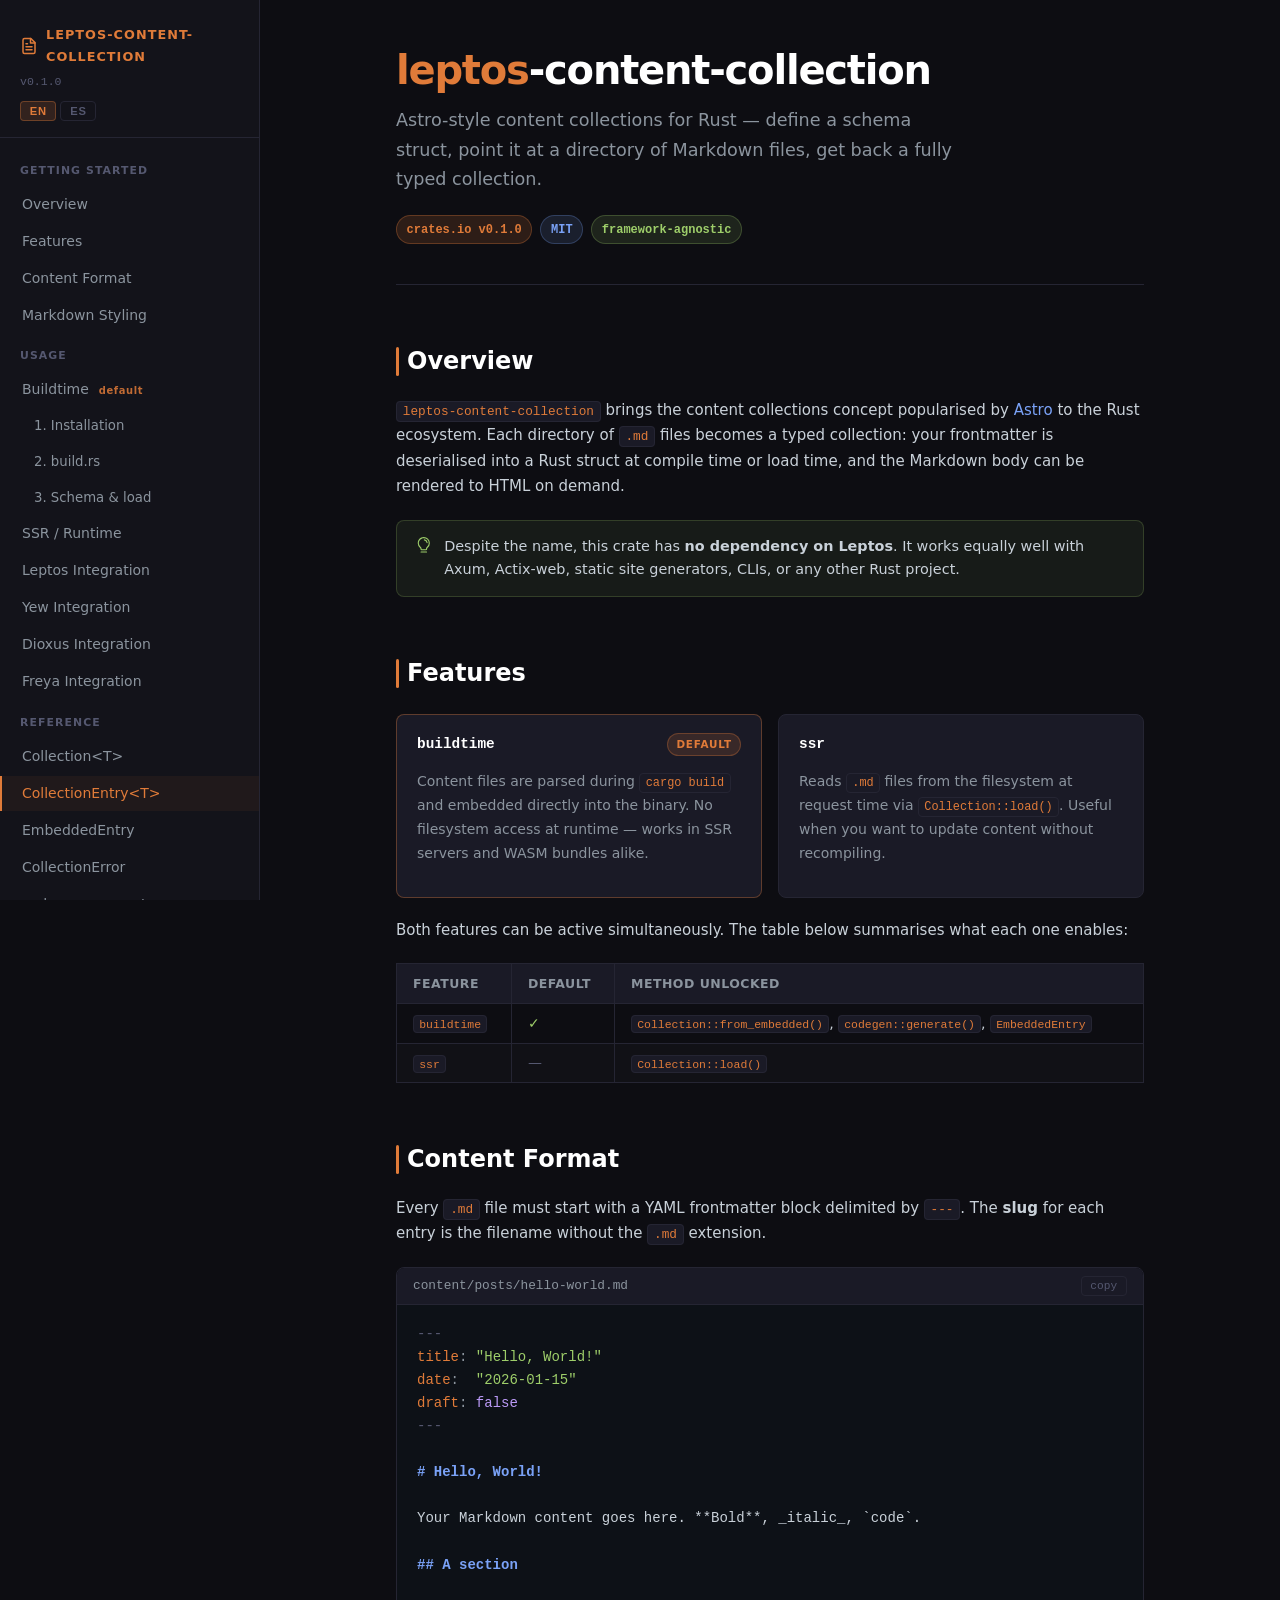
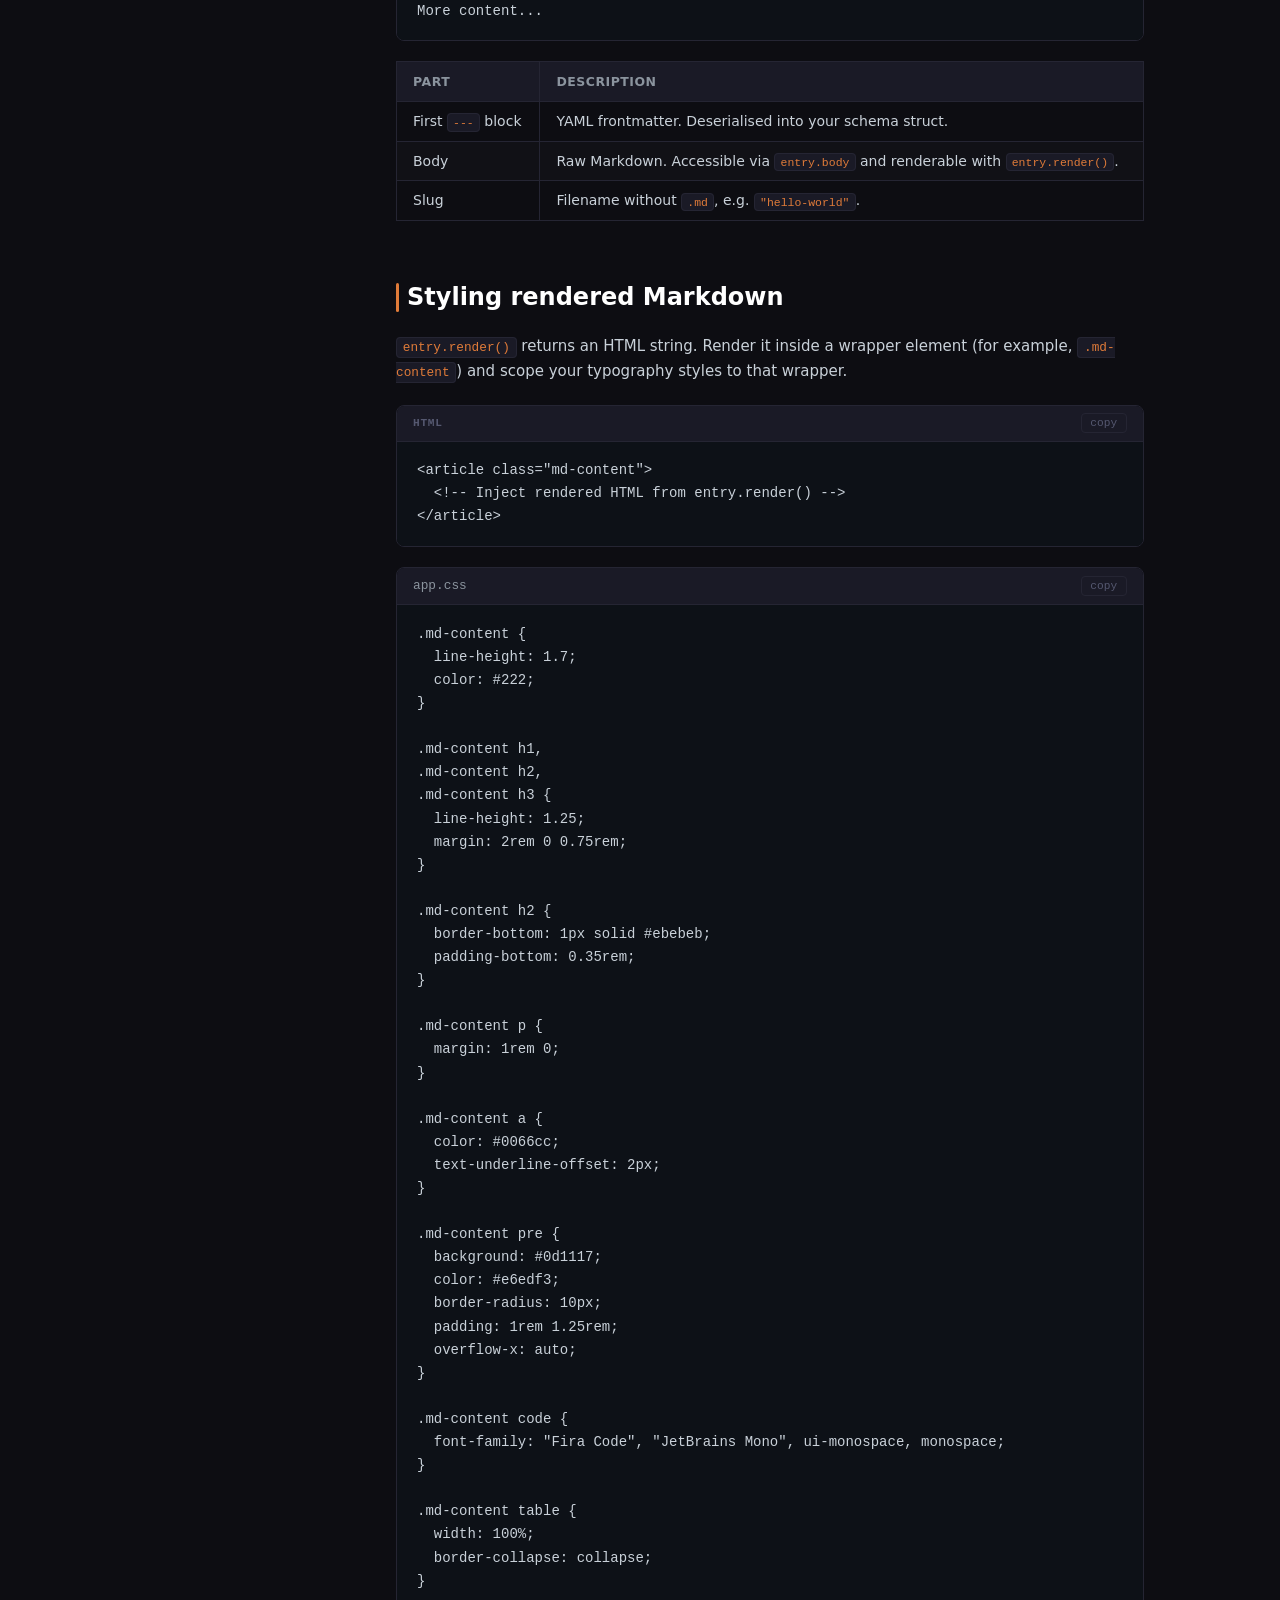
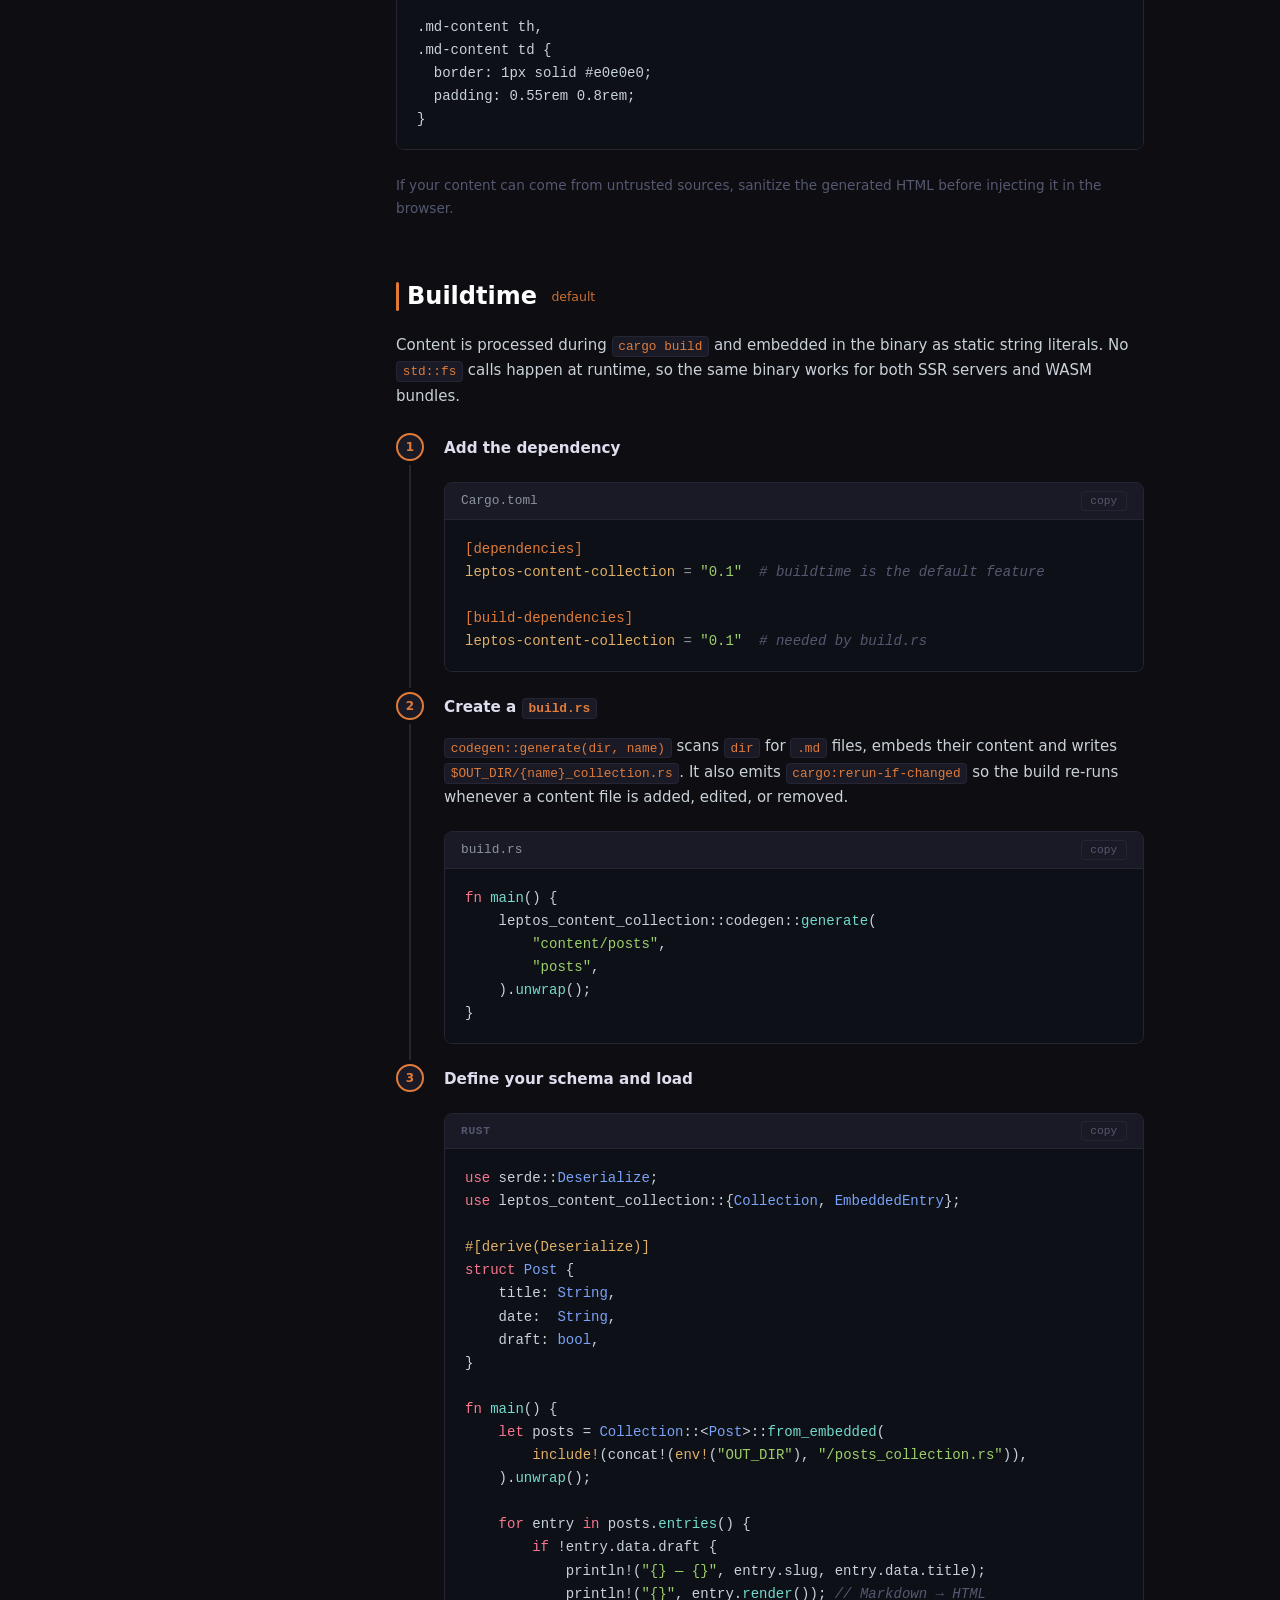
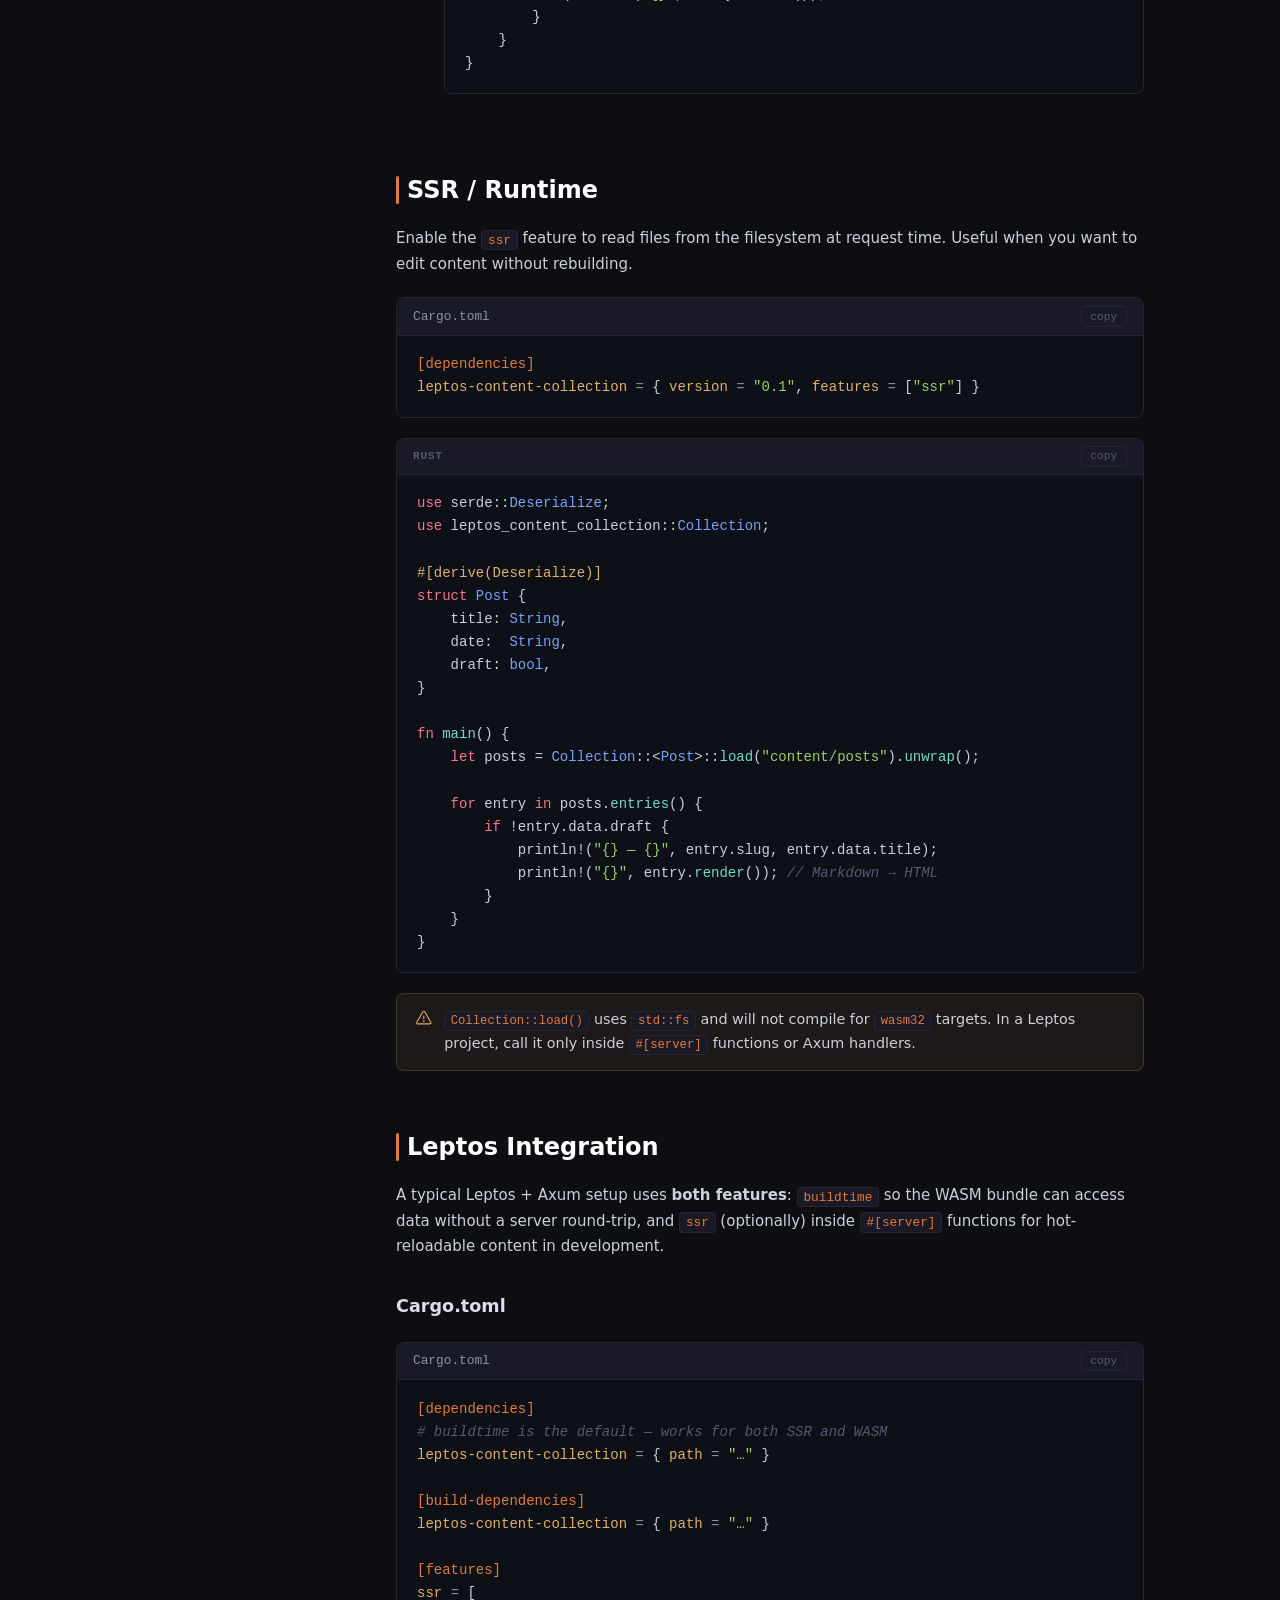
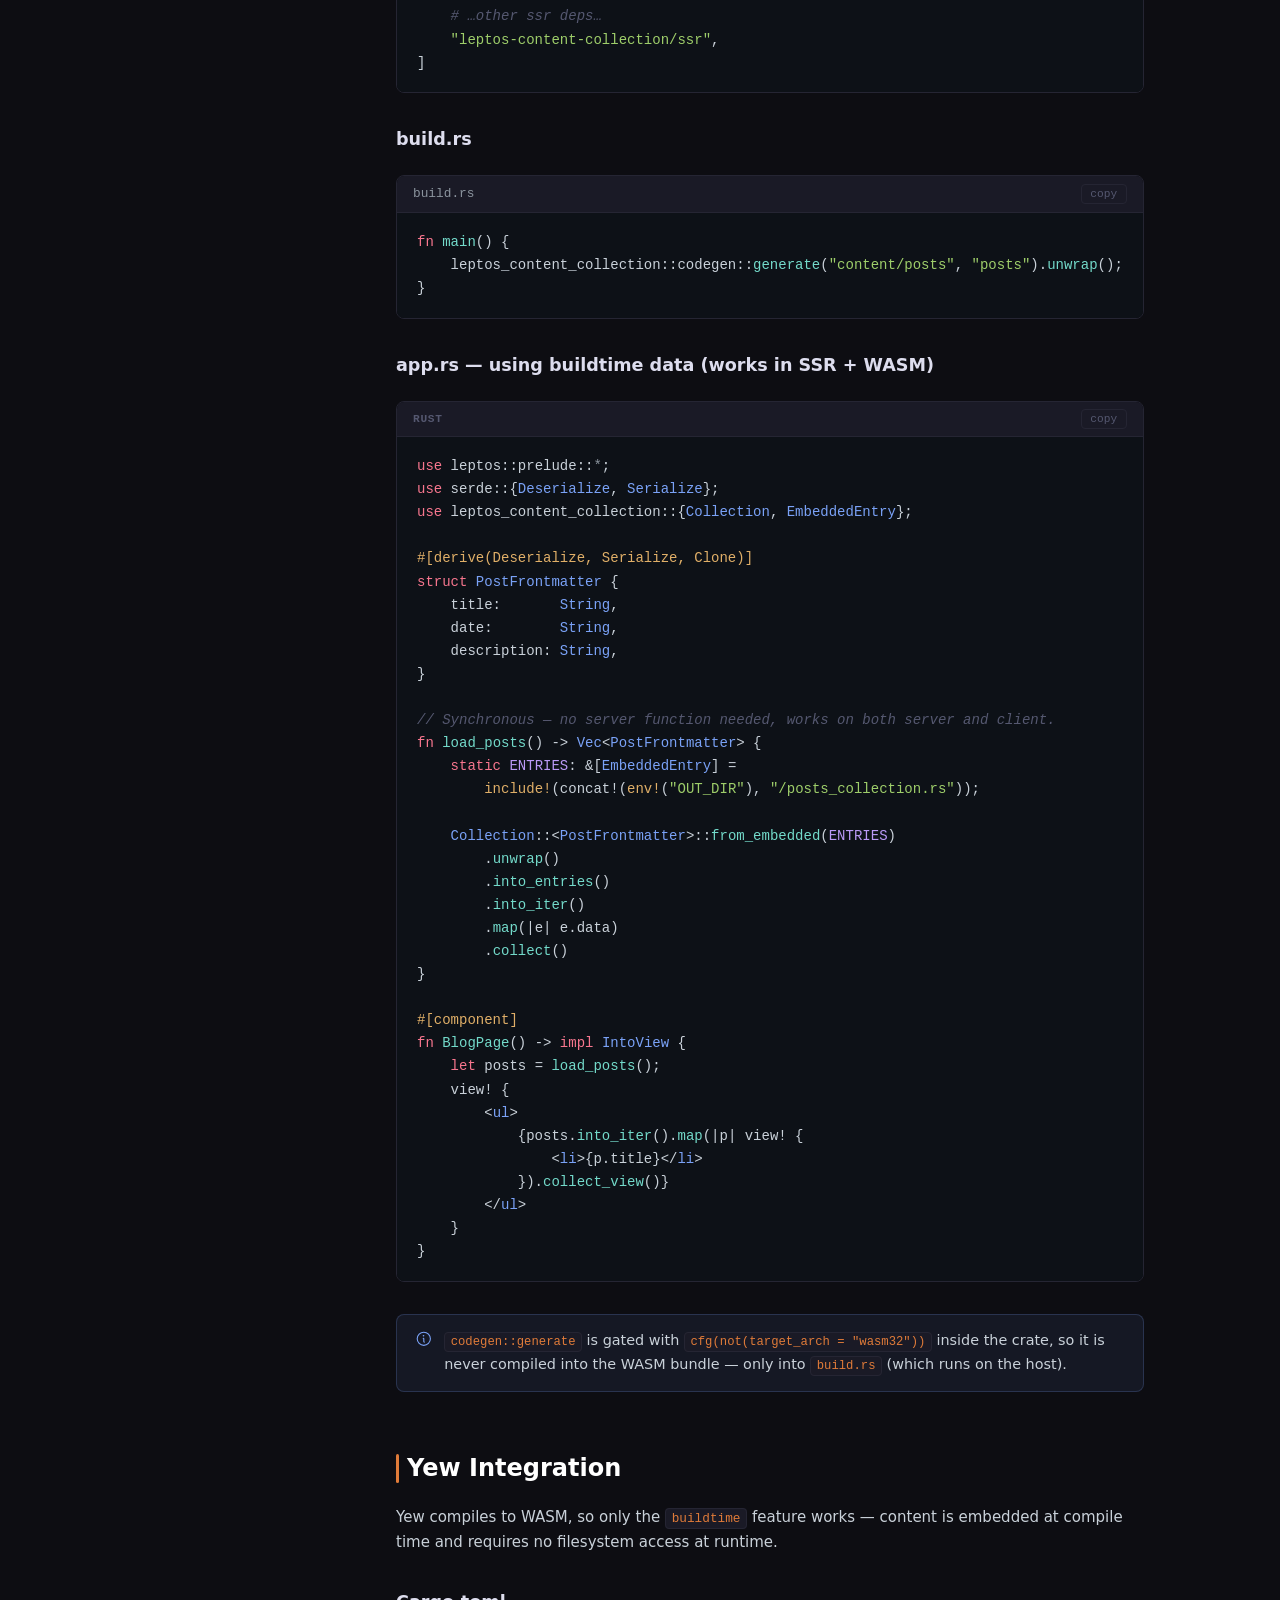
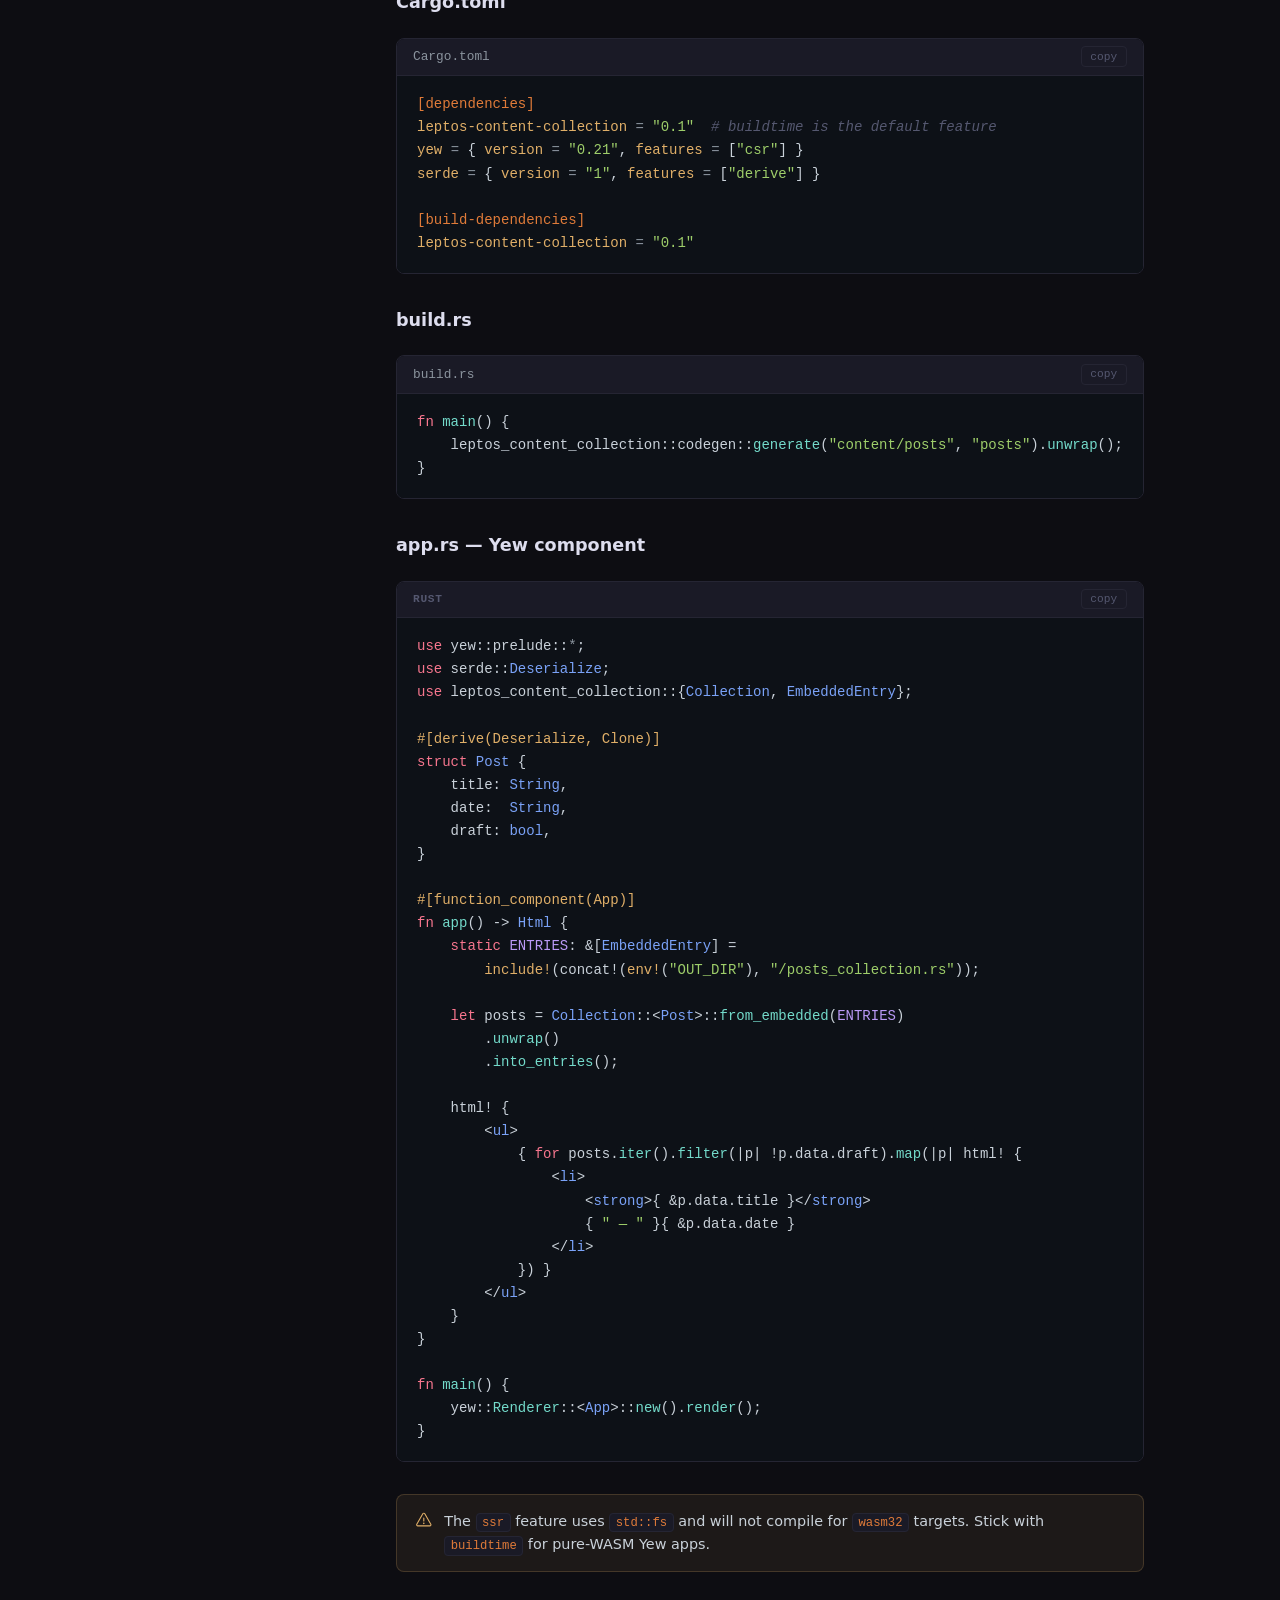
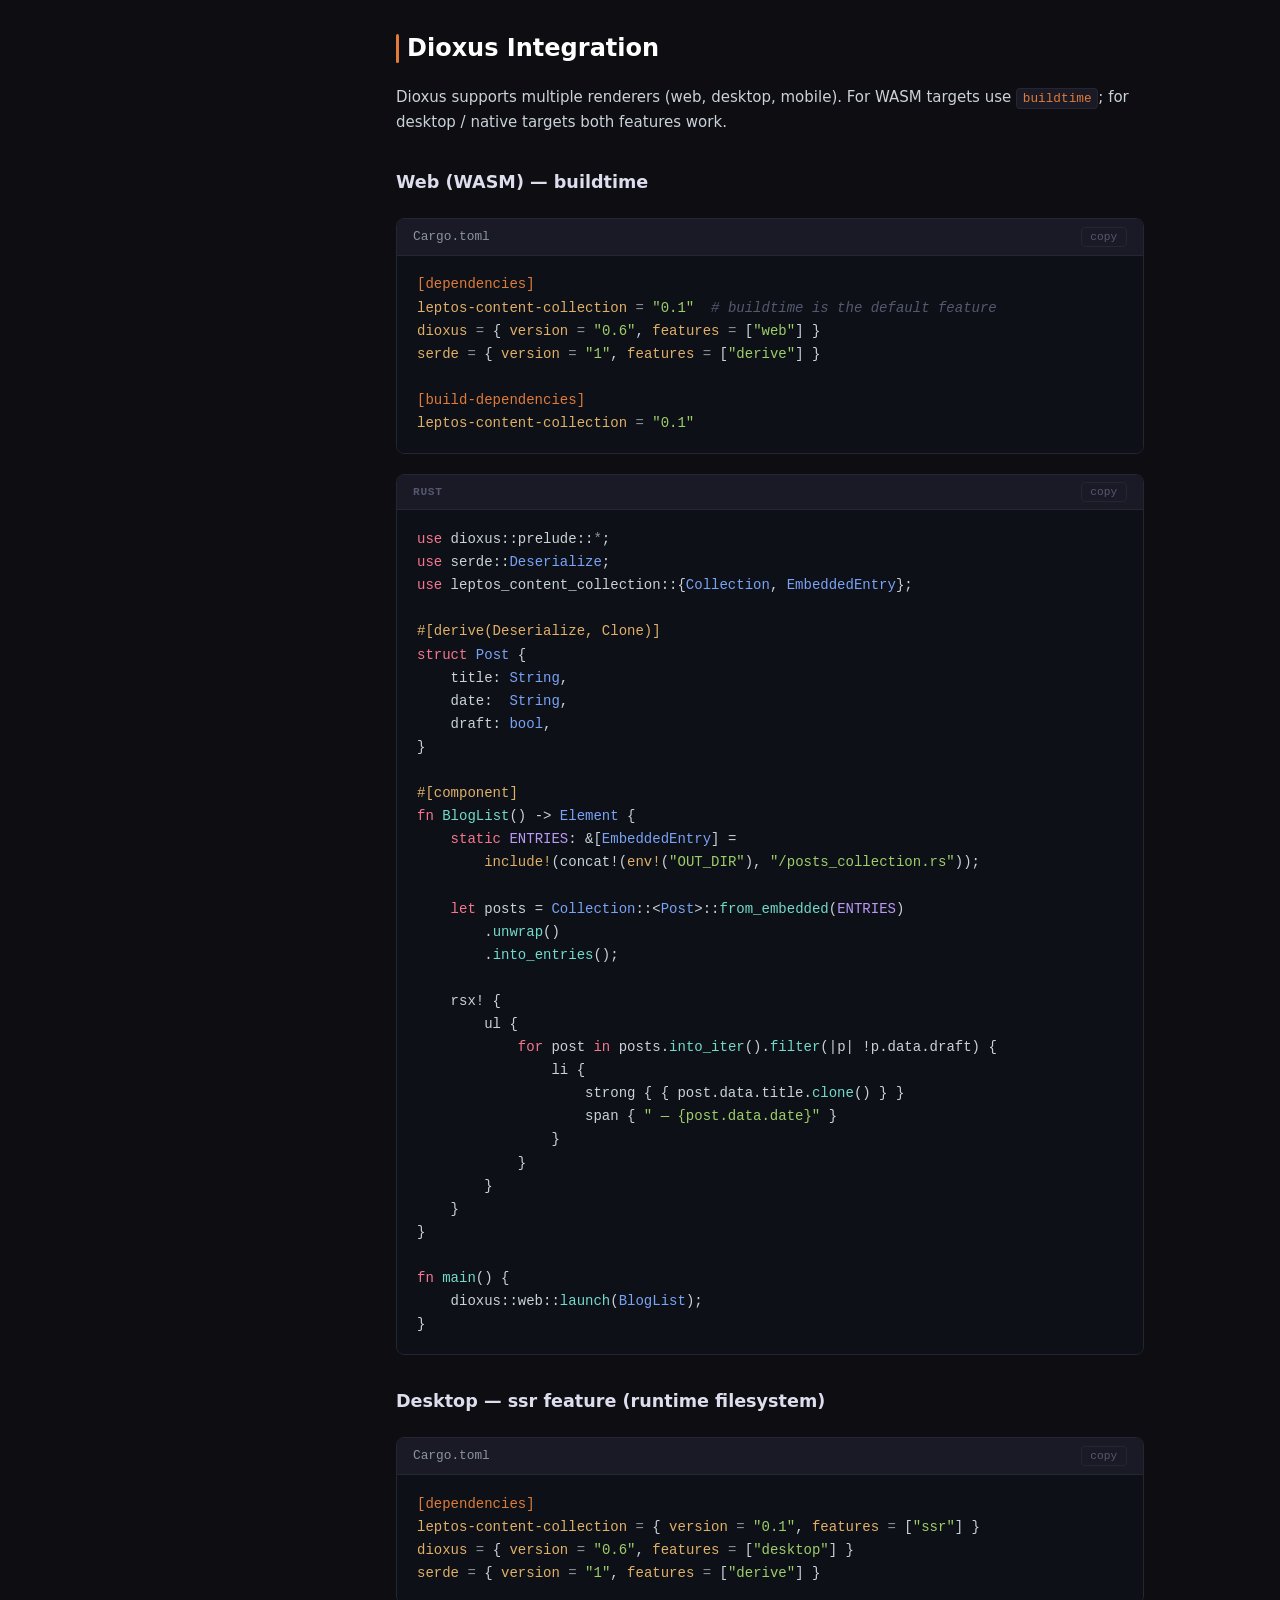
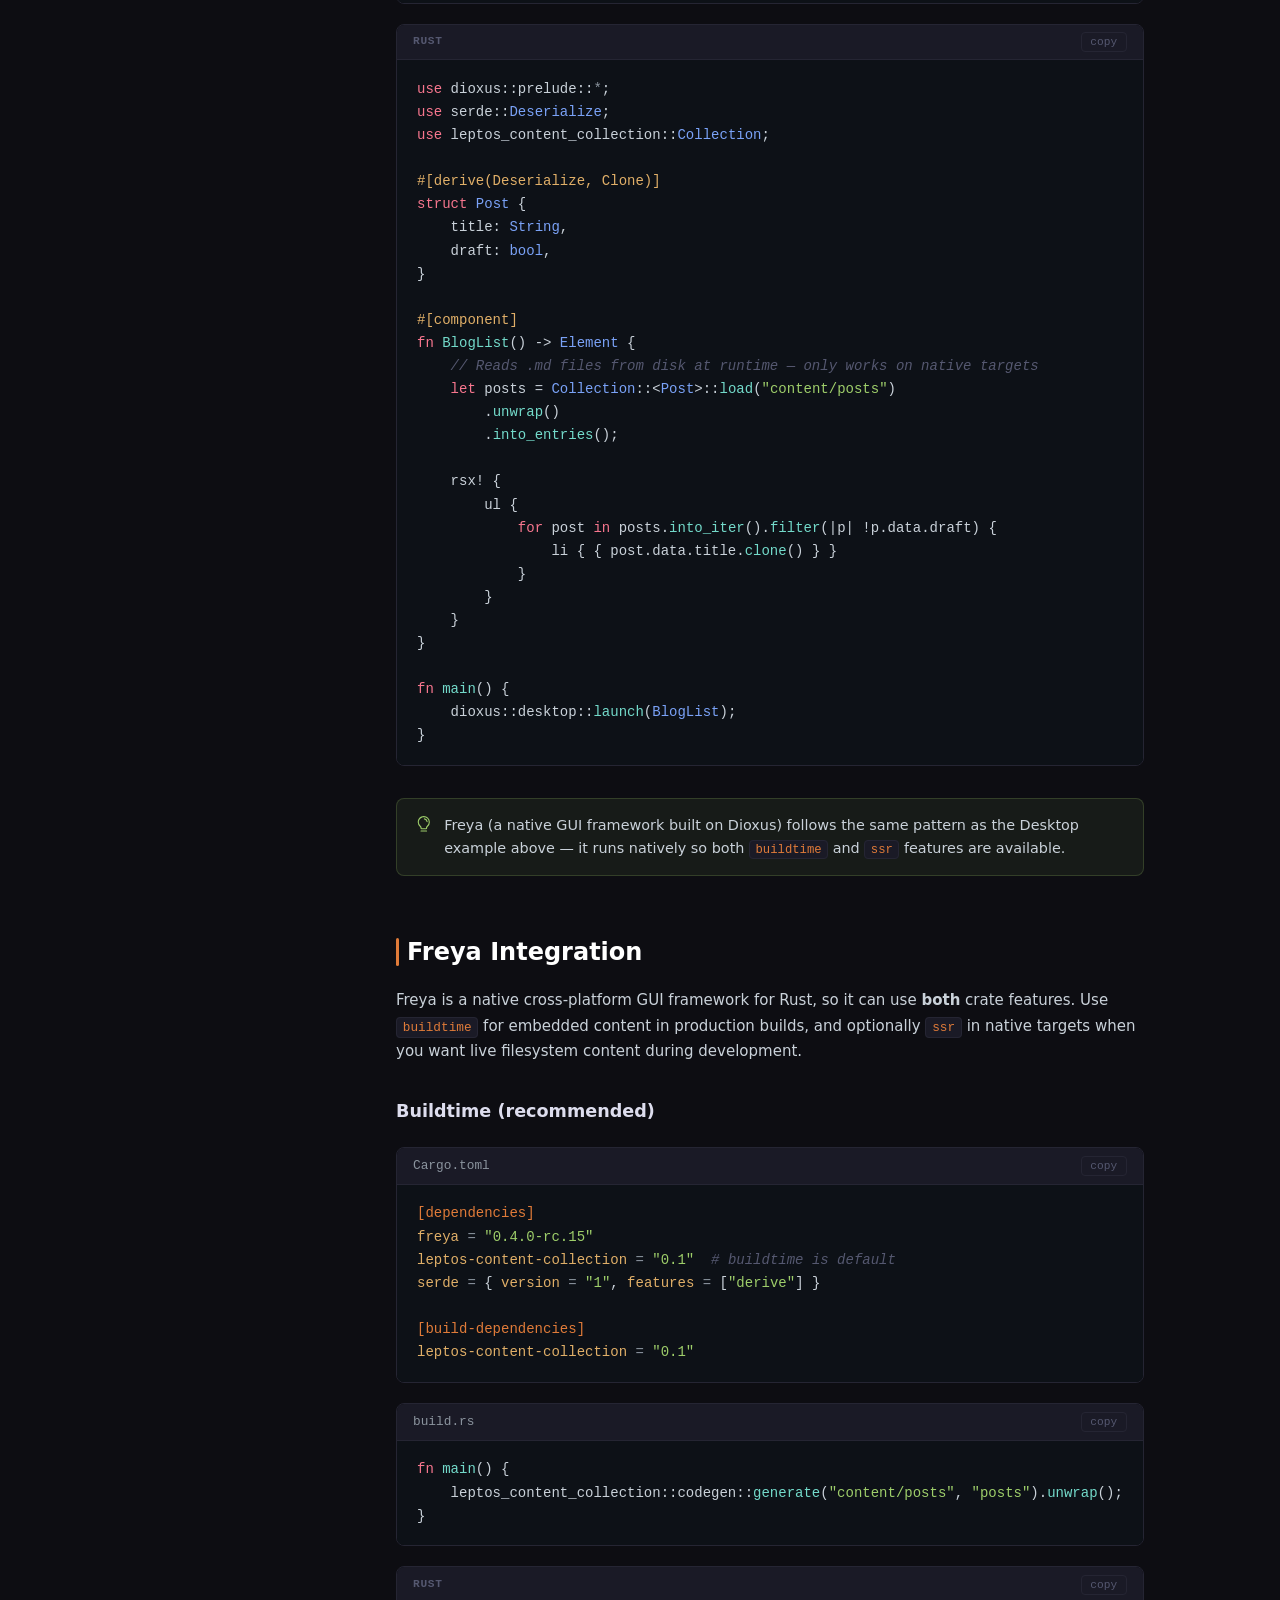
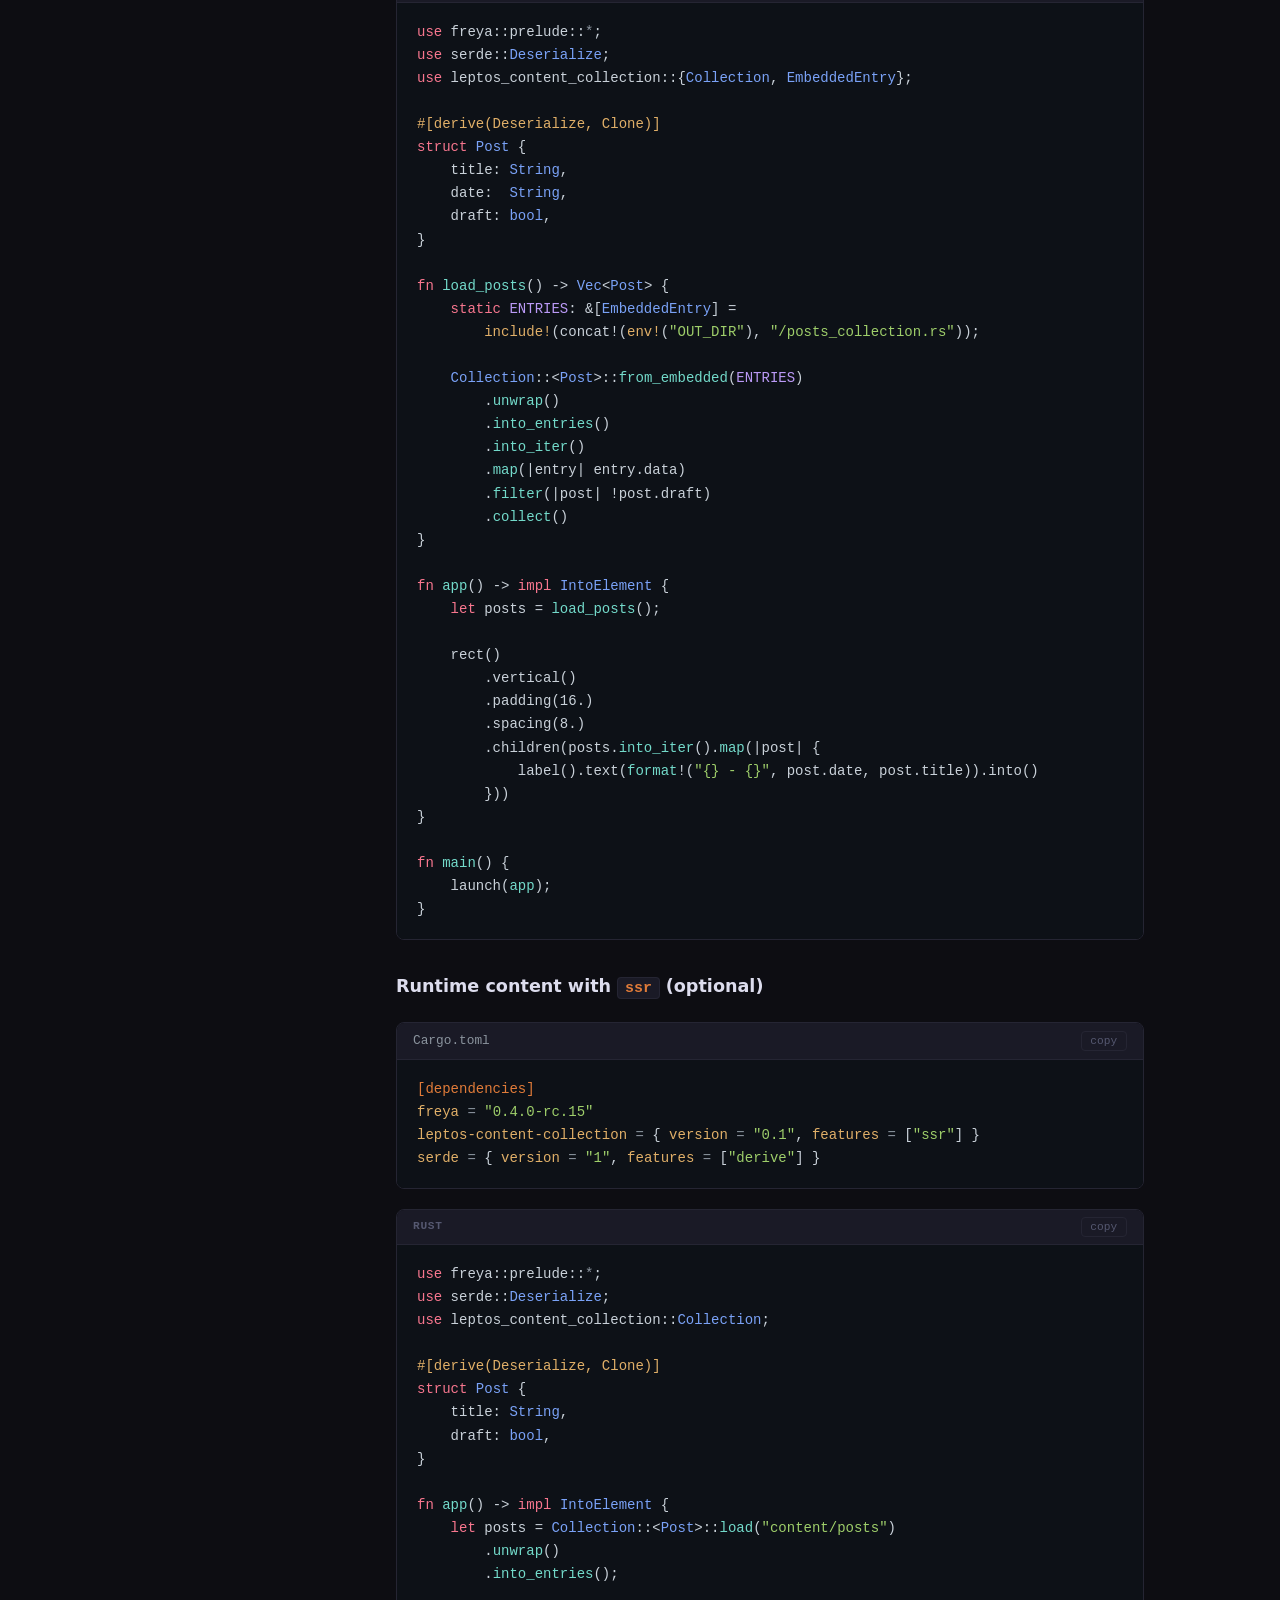
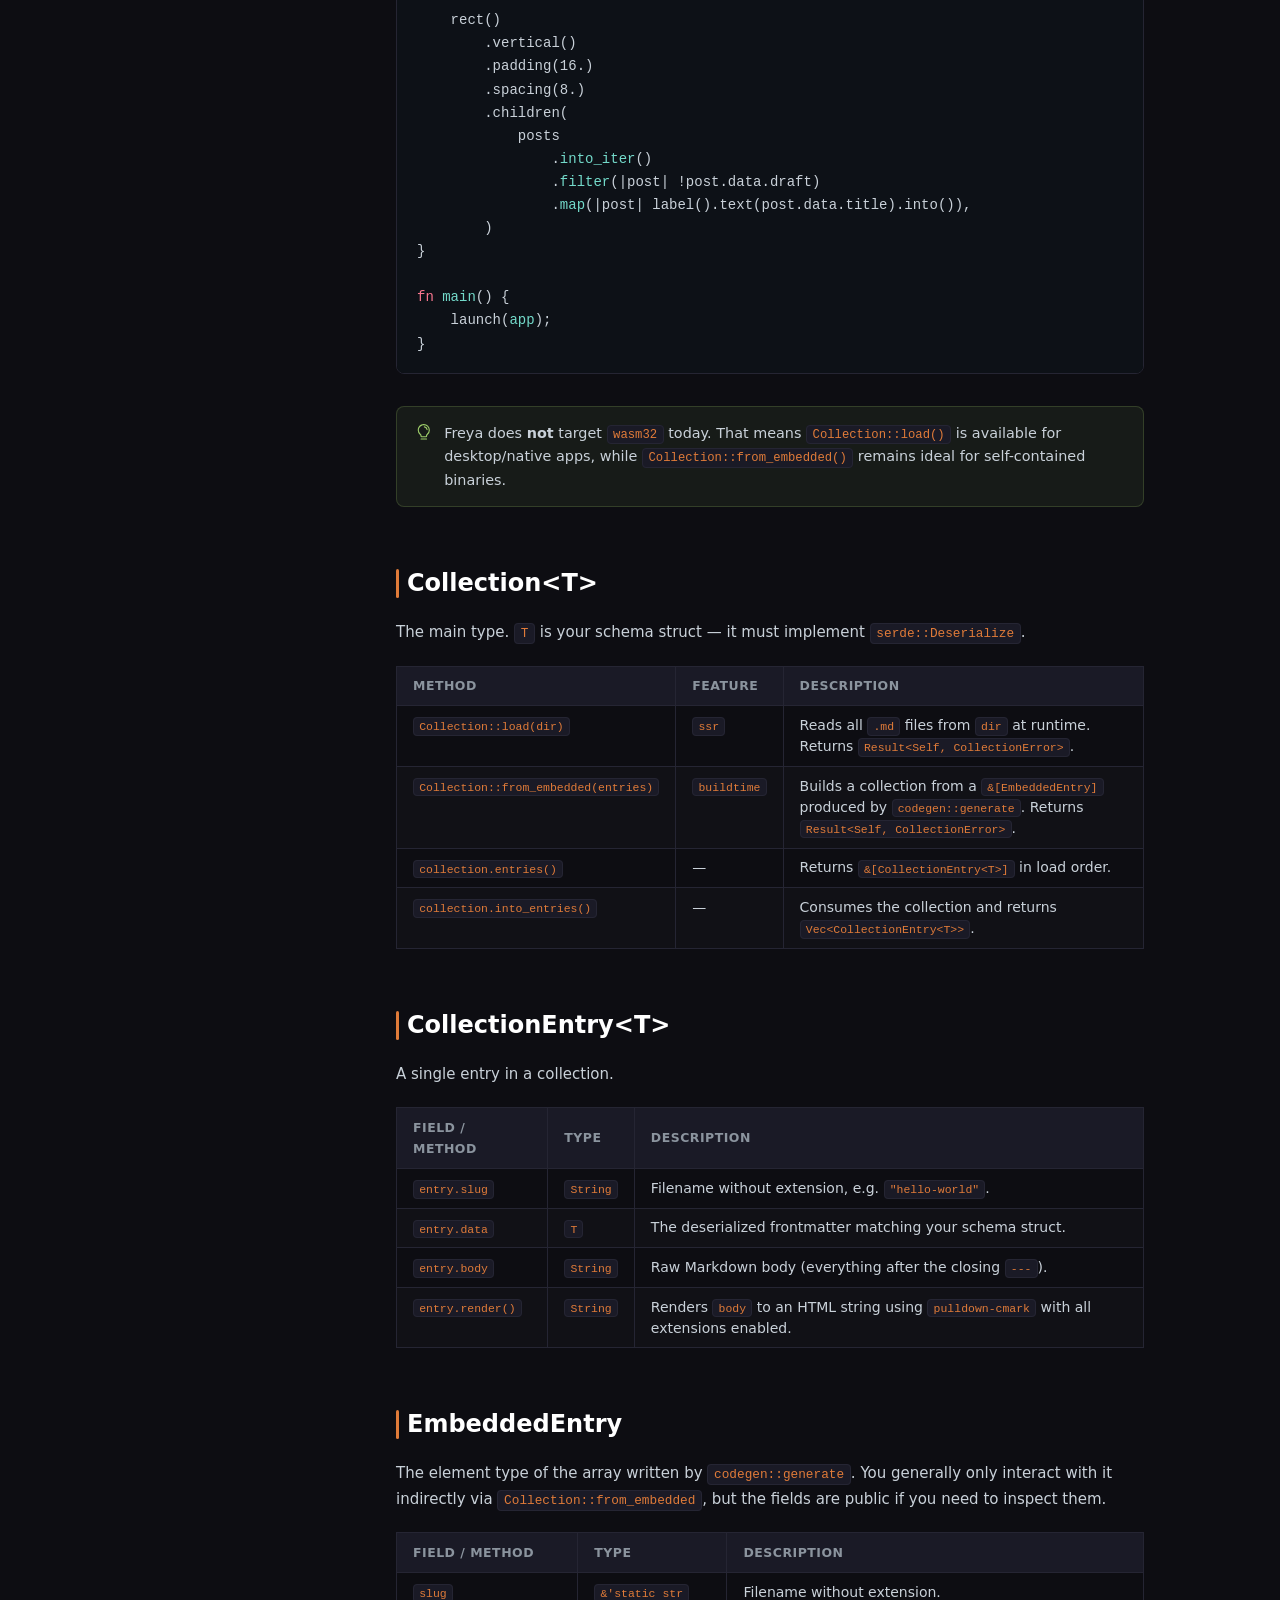
<file: index.html>
<!--
DOCUMENTATION CREATED WITH AI AND CERTAIN PARTS OF THE PROJECT ALSO USED AI
-->
<!doctype html>
<html lang="en">
  <head>
    <meta charset="UTF-8" />
    <meta name="viewport" content="width=device-width, initial-scale=1.0" />
    <title>
      leptos-content-collection — Astro-style content collections for Rust
    </title>
    <meta
      name="description"
      content="A zero-boilerplate Rust crate for loading typed Markdown content collections. Works at build time or runtime, framework-agnostic."
    />
    <link rel="stylesheet" href="webpage/app.css" />
  </head>
  <body>
    <button class="menu-toggle" aria-label="Open menu">
      <svg width="16" height="16" viewBox="0 0 16 16" fill="currentColor">
        <path
          d="M1 2.5h14M1 8h14M1 13.5h14"
          stroke="currentColor"
          stroke-width="1.5"
          stroke-linecap="round"
          fill="none"
        />
      </svg>
      <span data-i18n="menu.toggle">Menu</span>
    </button>

    <div class="overlay"></div>

    <div class="layout">
      <!-- ======== SIDEBAR ======== -->
      <nav class="sidebar" aria-label="Documentation navigation">
        <div class="sidebar-header">
          <div class="sidebar-logo">
            <svg
              width="18"
              height="18"
              viewBox="0 0 24 24"
              fill="none"
              stroke="currentColor"
              stroke-width="2"
              stroke-linecap="round"
              stroke-linejoin="round"
            >
              <path
                d="M14.5 2H6a2 2 0 0 0-2 2v16a2 2 0 0 0 2 2h12a2 2 0 0 0 2-2V7.5L14.5 2z"
              />
              <polyline points="14,2 14,8 20,8" />
              <line x1="16" y1="13" x2="8" y2="13" />
              <line x1="16" y1="17" x2="8" y2="17" />
              <line x1="10" y1="9" x2="8" y2="9" />
            </svg>
            leptos-content-collection
          </div>
          <div class="sidebar-version">v0.1.0</div>
          <div class="lang-toggle">
            <button class="lang-btn active" data-lang="en">EN</button>
            <button class="lang-btn" data-lang="es">ES</button>
          </div>
        </div>

        <div class="sidebar-links">
          <span class="sidebar-group-label" data-i18n="nav.group.start"
            >Getting Started</span
          >
          <a href="#overview" class="sidebar-link" data-i18n="nav.overview"
            >Overview</a
          >
          <a href="#features" class="sidebar-link" data-i18n="nav.features"
            >Features</a
          >
          <a
            href="#content-format"
            class="sidebar-link"
            data-i18n="nav.content-format"
            >Content Format</a
          >
          <a
            href="#markdown-styling"
            class="sidebar-link"
            data-i18n="nav.markdown-styling"
            >Markdown Styling</a
          >

          <span class="sidebar-group-label" data-i18n="nav.group.usage"
            >Usage</span
          >
          <a href="#buildtime" class="sidebar-link">
            <span data-i18n="nav.buildtime">Buildtime</span>
            <span class="nav-badge" data-i18n="nav.default-badge">default</span>
          </a>
          <a
            href="#bt-install"
            class="sidebar-link sub"
            data-i18n="nav.bt-install"
            >1. Installation</a
          >
          <a
            href="#bt-buildrs"
            class="sidebar-link sub"
            data-i18n="nav.bt-buildrs"
            >2. build.rs</a
          >
          <a
            href="#bt-schema"
            class="sidebar-link sub"
            data-i18n="nav.bt-schema"
            >3. Schema &amp; load</a
          >
          <a href="#ssr" class="sidebar-link" data-i18n="nav.ssr"
            >SSR / Runtime</a
          >
          <a href="#leptos" class="sidebar-link" data-i18n="nav.leptos"
            >Leptos Integration</a
          >
          <a href="#yew" class="sidebar-link" data-i18n="nav.yew"
            >Yew Integration</a
          >
          <a href="#dioxus" class="sidebar-link" data-i18n="nav.dioxus"
            >Dioxus Integration</a
          >
          <a href="#freya" class="sidebar-link" data-i18n="nav.freya"
            >Freya Integration</a
          >

          <span class="sidebar-group-label" data-i18n="nav.group.ref"
            >Reference</span
          >
          <a href="#api-collection" class="sidebar-link">Collection&lt;T&gt;</a>
          <a href="#api-entry" class="sidebar-link">CollectionEntry&lt;T&gt;</a>
          <a href="#api-embedded-entry" class="sidebar-link">EmbeddedEntry</a>
          <a href="#api-error" class="sidebar-link">CollectionError</a>
          <a href="#api-codegen" class="sidebar-link">codegen::generate</a>

          <span class="sidebar-group-label" data-i18n="nav.group.meta"
            >Meta</span
          >
          <a
            href="#dependencies"
            class="sidebar-link"
            data-i18n="nav.dependencies"
            >Dependencies</a
          >
        </div>
      </nav>

      <!-- ======== CONTENT ======== -->
      <main class="content">
        <!-- Hero -->
        <div class="hero">
          <h1 class="hero-name"><span>leptos</span>-content-collection</h1>
          <p class="hero-tagline" data-i18n="hero.tagline">
            Astro-style content collections for Rust — define a schema struct,
            point it at a directory of Markdown files, get back a fully typed
            collection.
          </p>
          <div class="badges">
            <span class="badge badge-orange">crates.io v0.1.0</span>
            <span class="badge badge-blue">MIT</span>
            <span class="badge badge-green" data-i18n="badge.agnostic"
              >framework-agnostic</span
            >
          </div>
        </div>

        <!-- ---- Overview ---- -->
        <section class="section" id="overview" data-section="overview">
          <h2 class="section-title" data-i18n="overview.title">Overview</h2>
          <p data-i18n-html="overview.p1">
            <code>leptos-content-collection</code> brings the content
            collections concept popularised by
            <a
              href="https://docs.astro.build/en/guides/content-collections/"
              target="_blank"
              >Astro</a
            >
            to the Rust ecosystem. Each directory of <code>.md</code> files
            becomes a typed collection: your frontmatter is deserialised into a
            Rust struct at compile time or load time, and the Markdown body can
            be rendered to HTML on demand.
          </p>
          <div class="callout callout-tip">
            <span class="callout-icon" aria-hidden="true"
              ><svg
                xmlns="http://www.w3.org/2000/svg"
                width="32"
                height="32"
                fill="currentColor"
                viewBox="0 0 256 256"
              >
                <path
                  d="M176,232a8,8,0,0,1-8,8H88a8,8,0,0,1,0-16h80A8,8,0,0,1,176,232Zm40-128a87.55,87.55,0,0,1-33.64,69.21A16.24,16.24,0,0,0,176,186v6a16,16,0,0,1-16,16H96a16,16,0,0,1-16-16v-6a16,16,0,0,0-6.23-12.66A87.59,87.59,0,0,1,40,104.49C39.74,56.83,78.26,17.14,125.88,16A88,88,0,0,1,216,104Zm-16,0a72,72,0,0,0-73.74-72c-39,.92-70.47,33.39-70.26,72.39a71.65,71.65,0,0,0,27.64,56.3A32,32,0,0,1,96,186v6h64v-6a32.15,32.15,0,0,1,12.47-25.35A71.65,71.65,0,0,0,200,104Zm-16.11-9.34a57.6,57.6,0,0,0-46.56-46.55,8,8,0,0,0-2.66,15.78c16.57,2.79,30.63,16.85,33.44,33.45A8,8,0,0,0,176,104a9,9,0,0,0,1.35-.11A8,8,0,0,0,183.89,94.66Z"
                ></path></svg
            ></span>
            <span data-i18n-html="overview.callout">
              Despite the name, this crate has
              <strong>no dependency on Leptos</strong>. It works equally well
              with Axum, Actix-web, static site generators, CLIs, or any other
              Rust project.
            </span>
          </div>
        </section>

        <!-- ---- Features ---- -->
        <section class="section" id="features" data-section="features">
          <h2 class="section-title" data-i18n="features.title">Features</h2>
          <div class="feat-grid">
            <div class="feat-card default">
              <div class="feat-card-header">
                <span class="feat-name">buildtime</span>
                <span class="feat-default" data-i18n="feat.default"
                  >default</span
                >
              </div>
              <p class="feat-desc" data-i18n-html="feat.buildtime.desc">
                Content files are parsed during <code>cargo build</code> and
                embedded directly into the binary. No filesystem access at
                runtime — works in SSR servers and WASM bundles alike.
              </p>
            </div>
            <div class="feat-card">
              <div class="feat-card-header">
                <span class="feat-name">ssr</span>
              </div>
              <p class="feat-desc" data-i18n-html="feat.ssr.desc">
                Reads <code>.md</code> files from the filesystem at request time
                via <code>Collection::load()</code>. Useful when you want to
                update content without recompiling.
              </p>
            </div>
          </div>

          <p data-i18n="features.intro">
            Both features can be active simultaneously. The table below
            summarises what each one enables:
          </p>

          <table class="api-table">
            <thead>
              <tr>
                <th data-i18n="features.th.feature">Feature</th>
                <th data-i18n="features.th.default">Default</th>
                <th data-i18n="features.th.methods">Method unlocked</th>
              </tr>
            </thead>
            <tbody>
              <tr>
                <td><code>buildtime</code></td>
                <td><span class="check-yes">✓</span></td>
                <td>
                  <code>Collection::from_embedded()</code>,
                  <code>codegen::generate()</code>, <code>EmbeddedEntry</code>
                </td>
              </tr>
              <tr>
                <td><code>ssr</code></td>
                <td><span class="check-no">—</span></td>
                <td><code>Collection::load()</code></td>
              </tr>
            </tbody>
          </table>
        </section>

        <!-- ---- Content Format ---- -->
        <section
          class="section"
          id="content-format"
          data-section="content-format"
        >
          <h2 class="section-title" data-i18n="format.title">Content Format</h2>
          <p data-i18n-html="format.p">
            Every <code>.md</code> file must start with a YAML frontmatter block
            delimited by <code>---</code>. The <strong>slug</strong> for each
            entry is the filename without the <code>.md</code> extension.
          </p>

          <div class="code-block">
            <div class="code-header">
              <span class="code-filename">content/posts/hello-world.md</span>
              <button class="copy-btn" data-i18n="copy.btn">copy</button>
            </div>
            <pre><span class="md-fm">---</span>
<span class="ym">title</span><span class="op">:</span> <span class="yv">"Hello, World!"</span>
<span class="ym">date</span><span class="op">:</span>  <span class="yv">"2026-01-15"</span>
<span class="ym">draft</span><span class="op">:</span> <span class="nm">false</span>
<span class="md-fm">---</span>

<span class="md-h"># Hello, World!</span>

<span class="md-b">Your Markdown content goes here. **Bold**, _italic_, `code`.</span>

<span class="md-h">## A section</span>

<span class="md-b">More content...</span></pre>
          </div>

          <table class="api-table">
            <thead>
              <tr>
                <th data-i18n="format.th.part">Part</th>
                <th data-i18n="format.th.desc">Description</th>
              </tr>
            </thead>
            <tbody>
              <tr>
                <td data-i18n-html="format.row.fm.label">
                  First <code>---</code> block
                </td>
                <td data-i18n-html="format.row.fm.desc">
                  YAML frontmatter. Deserialised into your schema struct.
                </td>
              </tr>
              <tr>
                <td data-i18n="format.row.body.label">Body</td>
                <td data-i18n-html="format.row.body.desc">
                  Raw Markdown. Accessible via <code>entry.body</code> and
                  renderable with <code>entry.render()</code>.
                </td>
              </tr>
              <tr>
                <td>Slug</td>
                <td data-i18n-html="format.row.slug.desc">
                  Filename without <code>.md</code>, e.g.
                  <code>"hello-world"</code>.
                </td>
              </tr>
            </tbody>
          </table>
        </section>

        <!-- ---- Markdown Styling ---- -->
        <section
          class="section"
          id="markdown-styling"
          data-section="markdown-styling"
        >
          <h2 class="section-title" data-i18n="mdstyle.title">
            Styling rendered Markdown
          </h2>
          <p data-i18n-html="mdstyle.p1">
            <code>entry.render()</code> returns an HTML string. Render it inside
            a wrapper element (for example, <code>.md-content</code>) and scope
            your typography styles to that wrapper.
          </p>

          <div class="code-block">
            <div class="code-header">
              <span class="code-lang">html</span>
              <button class="copy-btn" data-i18n="copy.btn">copy</button>
            </div>
            <pre>
&lt;article class="md-content"&gt;
  &lt;!-- Inject rendered HTML from entry.render() --&gt;
&lt;/article&gt;</pre
            >
          </div>

          <div class="code-block">
            <div class="code-header">
              <span class="code-filename">app.css</span>
              <button class="copy-btn" data-i18n="copy.btn">copy</button>
            </div>
            <pre>
.md-content {
  line-height: 1.7;
  color: #222;
}

.md-content h1,
.md-content h2,
.md-content h3 {
  line-height: 1.25;
  margin: 2rem 0 0.75rem;
}

.md-content h2 {
  border-bottom: 1px solid #ebebeb;
  padding-bottom: 0.35rem;
}

.md-content p {
  margin: 1rem 0;
}

.md-content a {
  color: #0066cc;
  text-underline-offset: 2px;
}

.md-content pre {
  background: #0d1117;
  color: #e6edf3;
  border-radius: 10px;
  padding: 1rem 1.25rem;
  overflow-x: auto;
}

.md-content code {
  font-family: "Fira Code", "JetBrains Mono", ui-monospace, monospace;
}

.md-content table {
  width: 100%;
  border-collapse: collapse;
}

.md-content th,
.md-content td {
  border: 1px solid #e0e0e0;
  padding: 0.55rem 0.8rem;
}</pre
            >
          </div>

          <p class="deps-note" data-i18n-html="mdstyle.note">
            If your content can come from untrusted sources, sanitize the
            generated HTML before injecting it in the browser.
          </p>
        </section>

        <!-- ============================================================ -->
        <!-- BUILDTIME                                                     -->
        <!-- ============================================================ -->
        <section class="section" id="buildtime" data-section="buildtime">
          <h2 class="section-title">
            <span data-i18n="bt.title">Buildtime</span>
            <span class="section-title-badge" data-i18n="feat.default"
              >default</span
            >
          </h2>
          <p data-i18n-html="bt.p">
            Content is processed during <code>cargo build</code> and embedded in
            the binary as static string literals. No <code>std::fs</code> calls
            happen at runtime, so the same binary works for both SSR servers and
            WASM bundles.
          </p>

          <div class="steps">
            <!-- Step 1 -->
            <div class="step">
              <div class="step-line">
                <div class="step-dot">1</div>
                <div class="step-connector"></div>
              </div>
              <div class="step-body" id="bt-install" data-section="bt-install">
                <div class="step-title" data-i18n="bt.step1.title">
                  Add the dependency
                </div>
                <div class="code-block">
                  <div class="code-header">
                    <span class="code-filename">Cargo.toml</span>
                    <button class="copy-btn" data-i18n="copy.btn">copy</button>
                  </div>
                  <pre><span class="ym">[dependencies]</span>
<span class="at">leptos-content-collection</span> <span class="op">=</span> <span class="st">"0.1"</span>  <span class="cm"># buildtime is the default feature</span>

<span class="ym">[build-dependencies]</span>
<span class="at">leptos-content-collection</span> <span class="op">=</span> <span class="st">"0.1"</span>  <span class="cm"># needed by build.rs</span></pre>
                </div>
              </div>
            </div>

            <!-- Step 2 -->
            <div class="step">
              <div class="step-line">
                <div class="step-dot">2</div>
                <div class="step-connector"></div>
              </div>
              <div class="step-body" id="bt-buildrs" data-section="bt-buildrs">
                <div class="step-title" data-i18n-html="bt.step2.title">
                  Create a <code>build.rs</code>
                </div>
                <p data-i18n-html="bt.step2.desc">
                  <code>codegen::generate(dir, name)</code> scans
                  <code>dir</code> for <code>.md</code> files, embeds their
                  content and writes <code>$OUT_DIR/{name}_collection.rs</code>.
                  It also emits <code>cargo:rerun-if-changed</code> so the build
                  re-runs whenever a content file is added, edited, or removed.
                </p>
                <div class="code-block">
                  <div class="code-header">
                    <span class="code-filename">build.rs</span>
                    <button class="copy-btn" data-i18n="copy.btn">copy</button>
                  </div>
                  <pre><span class="kw">fn</span> <span class="fn">main</span>() {
    leptos_content_collection::codegen::<span class="fn">generate</span>(
        <span class="st">"content/posts"</span>,
        <span class="st">"posts"</span>,
    ).<span class="fn">unwrap</span>();
}</pre>
                </div>
              </div>
            </div>

            <!-- Step 3 -->
            <div class="step">
              <div class="step-line">
                <div class="step-dot">3</div>
                <div class="step-connector"></div>
              </div>
              <div class="step-body" id="bt-schema" data-section="bt-schema">
                <div class="step-title" data-i18n="bt.step3.title">
                  Define your schema and load
                </div>
                <div class="code-block">
                  <div class="code-header">
                    <span class="code-lang">rust</span>
                    <button class="copy-btn" data-i18n="copy.btn">copy</button>
                  </div>
                  <pre><span class="kw">use</span> serde::<span class="ty">Deserialize</span>;
<span class="kw">use</span> leptos_content_collection::{<span class="ty">Collection</span>, <span class="ty">EmbeddedEntry</span>};

<span class="at">#[derive(Deserialize)]</span>
<span class="kw">struct</span> <span class="ty">Post</span> {
    title: <span class="ty">String</span>,
    date:  <span class="ty">String</span>,
    draft: <span class="ty">bool</span>,
}

<span class="kw">fn</span> <span class="fn">main</span>() {
    <span class="kw">let</span> posts = <span class="ty">Collection</span>::&lt;<span class="ty">Post</span>&gt;::<span class="fn">from_embedded</span>(
        <span class="at">include!</span>(concat!(<span class="at">env!</span>(<span class="st">"OUT_DIR"</span>), <span class="st">"/posts_collection.rs"</span>)),
    ).<span class="fn">unwrap</span>();

    <span class="kw">for</span> entry <span class="kw">in</span> posts.<span class="fn">entries</span>() {
        <span class="kw">if</span> !entry.data.draft {
            println!(<span class="st">"{} — {}"</span>, entry.slug, entry.data.title);
            println!(<span class="st">"{}"</span>, entry.<span class="fn">render</span>()); <span class="cm">// Markdown → HTML</span>
        }
    }
}</pre>
                </div>
              </div>
            </div>
          </div>
          <!-- /steps -->
        </section>

        <!-- ============================================================ -->
        <!-- SSR                                                          -->
        <!-- ============================================================ -->
        <section class="section" id="ssr" data-section="ssr">
          <h2 class="section-title" data-i18n="ssr.title">SSR / Runtime</h2>
          <p data-i18n-html="ssr.p">
            Enable the <code>ssr</code> feature to read files from the
            filesystem at request time. Useful when you want to edit content
            without rebuilding.
          </p>

          <div class="code-block">
            <div class="code-header">
              <span class="code-filename">Cargo.toml</span>
              <button class="copy-btn" data-i18n="copy.btn">copy</button>
            </div>
            <pre><span class="ym">[dependencies]</span>
<span class="at">leptos-content-collection</span> <span class="op">=</span> { <span class="at">version</span> <span class="op">=</span> <span class="st">"0.1"</span>, <span class="at">features</span> <span class="op">=</span> [<span class="st">"ssr"</span>] }</pre>
          </div>

          <div class="code-block">
            <div class="code-header">
              <span class="code-lang">rust</span>
              <button class="copy-btn" data-i18n="copy.btn">copy</button>
            </div>
            <pre><span class="kw">use</span> serde::<span class="ty">Deserialize</span>;
<span class="kw">use</span> leptos_content_collection::<span class="ty">Collection</span>;

<span class="at">#[derive(Deserialize)]</span>
<span class="kw">struct</span> <span class="ty">Post</span> {
    title: <span class="ty">String</span>,
    date:  <span class="ty">String</span>,
    draft: <span class="ty">bool</span>,
}

<span class="kw">fn</span> <span class="fn">main</span>() {
    <span class="kw">let</span> posts = <span class="ty">Collection</span>::&lt;<span class="ty">Post</span>&gt;::<span class="fn">load</span>(<span class="st">"content/posts"</span>).<span class="fn">unwrap</span>();

    <span class="kw">for</span> entry <span class="kw">in</span> posts.<span class="fn">entries</span>() {
        <span class="kw">if</span> !entry.data.draft {
            println!(<span class="st">"{} — {}"</span>, entry.slug, entry.data.title);
            println!(<span class="st">"{}"</span>, entry.<span class="fn">render</span>()); <span class="cm">// Markdown → HTML</span>
        }
    }
}</pre>
          </div>

          <div class="callout callout-warn">
            <span class="callout-icon" aria-hidden="true"
              ><svg
                xmlns="http://www.w3.org/2000/svg"
                width="32"
                height="32"
                fill="currentColor"
                viewBox="0 0 256 256"
              >
                <path
                  d="M236.8,188.09,149.35,36.22h0a24.76,24.76,0,0,0-42.7,0L19.2,188.09a23.51,23.51,0,0,0,0,23.72A24.35,24.35,0,0,0,40.55,224h174.9a24.35,24.35,0,0,0,21.33-12.19A23.51,23.51,0,0,0,236.8,188.09ZM222.93,203.8a8.5,8.5,0,0,1-7.48,4.2H40.55a8.5,8.5,0,0,1-7.48-4.2,7.59,7.59,0,0,1,0-7.72L120.52,44.21a8.75,8.75,0,0,1,15,0l87.45,151.87A7.59,7.59,0,0,1,222.93,203.8ZM120,144V104a8,8,0,0,1,16,0v40a8,8,0,0,1-16,0Zm20,36a12,12,0,1,1-12-12A12,12,0,0,1,140,180Z"
                ></path></svg
            ></span>
            <span data-i18n-html="ssr.callout">
              <code>Collection::load()</code> uses <code>std::fs</code> and will
              not compile for <code>wasm32</code> targets. In a Leptos project,
              call it only inside <code>#[server]</code> functions or Axum
              handlers.
            </span>
          </div>
        </section>

        <!-- ============================================================ -->
        <!-- LEPTOS                                                        -->
        <!-- ============================================================ -->
        <section class="section" id="leptos" data-section="leptos">
          <h2 class="section-title" data-i18n="leptos.title">
            Leptos Integration
          </h2>
          <p data-i18n-html="leptos.p">
            A typical Leptos + Axum setup uses <strong>both features</strong>:
            <code>buildtime</code> so the WASM bundle can access data without a
            server round-trip, and <code>ssr</code> (optionally) inside
            <code>#[server]</code> functions for hot-reloadable content in
            development.
          </p>

          <div class="subsection">
            <div class="subsection-title">Cargo.toml</div>
            <div class="code-block">
              <div class="code-header">
                <span class="code-filename">Cargo.toml</span>
                <button class="copy-btn" data-i18n="copy.btn">copy</button>
              </div>
              <pre><span class="ym">[dependencies]</span>
<span class="cm"># buildtime is the default — works for both SSR and WASM</span>
<span class="at">leptos-content-collection</span> <span class="op">=</span> { <span class="at">path</span> <span class="op">=</span> <span class="st">"…"</span> }

<span class="ym">[build-dependencies]</span>
<span class="at">leptos-content-collection</span> <span class="op">=</span> { <span class="at">path</span> <span class="op">=</span> <span class="st">"…"</span> }

<span class="ym">[features]</span>
<span class="at">ssr</span> <span class="op">=</span> [
    <span class="cm"># …other ssr deps…</span>
    <span class="st">"leptos-content-collection/ssr"</span>,
]</pre>
            </div>
          </div>

          <div class="subsection">
            <div class="subsection-title">build.rs</div>
            <div class="code-block">
              <div class="code-header">
                <span class="code-filename">build.rs</span>
                <button class="copy-btn" data-i18n="copy.btn">copy</button>
              </div>
              <pre><span class="kw">fn</span> <span class="fn">main</span>() {
    leptos_content_collection::codegen::<span class="fn">generate</span>(<span class="st">"content/posts"</span>, <span class="st">"posts"</span>).<span class="fn">unwrap</span>();
}</pre>
            </div>
          </div>

          <div class="subsection">
            <div class="subsection-title" data-i18n="leptos.sub3.title">
              app.rs — using buildtime data (works in SSR + WASM)
            </div>
            <div class="code-block">
              <div class="code-header">
                <span class="code-lang">rust</span>
                <button class="copy-btn" data-i18n="copy.btn">copy</button>
              </div>
              <pre><span class="kw">use</span> leptos::prelude::<span class="op">*</span>;
<span class="kw">use</span> serde::{<span class="ty">Deserialize</span>, <span class="ty">Serialize</span>};
<span class="kw">use</span> leptos_content_collection::{<span class="ty">Collection</span>, <span class="ty">EmbeddedEntry</span>};

<span class="at">#[derive(Deserialize, Serialize, Clone)]</span>
<span class="kw">struct</span> <span class="ty">PostFrontmatter</span> {
    title:       <span class="ty">String</span>,
    date:        <span class="ty">String</span>,
    description: <span class="ty">String</span>,
}

<span class="cm">// Synchronous — no server function needed, works on both server and client.</span>
<span class="kw">fn</span> <span class="fn">load_posts</span>() -&gt; <span class="ty">Vec</span>&lt;<span class="ty">PostFrontmatter</span>&gt; {
    <span class="kw">static</span> <span class="nm">ENTRIES</span>: &amp;[<span class="ty">EmbeddedEntry</span>] =
        <span class="at">include!</span>(concat!(<span class="at">env!</span>(<span class="st">"OUT_DIR"</span>), <span class="st">"/posts_collection.rs"</span>));

    <span class="ty">Collection</span>::&lt;<span class="ty">PostFrontmatter</span>&gt;::<span class="fn">from_embedded</span>(<span class="nm">ENTRIES</span>)
        .<span class="fn">unwrap</span>()
        .<span class="fn">into_entries</span>()
        .<span class="fn">into_iter</span>()
        .<span class="fn">map</span>(|e| e.data)
        .<span class="fn">collect</span>()
}

<span class="at">#[component]</span>
<span class="kw">fn</span> <span class="fn">BlogPage</span>() -&gt; <span class="kw">impl</span> <span class="ty">IntoView</span> {
    <span class="kw">let</span> posts = <span class="fn">load_posts</span>();
    view! {
        &lt;<span class="ty">ul</span>&gt;
            {posts.<span class="fn">into_iter</span>().<span class="fn">map</span>(|p| view! {
                &lt;<span class="ty">li</span>&gt;{p.title}&lt;/<span class="ty">li</span>&gt;
            }).<span class="fn">collect_view</span>()}
        &lt;/<span class="ty">ul</span>&gt;
    }
}</pre>
            </div>
          </div>

          <div class="callout callout-info">
            <span class="callout-icon" aria-hidden="true"
              ><svg
                xmlns="http://www.w3.org/2000/svg"
                width="32"
                height="32"
                fill="currentColor"
                viewBox="0 0 256 256"
              >
                <path
                  d="M128,24A104,104,0,1,0,232,128,104.11,104.11,0,0,0,128,24Zm0,192a88,88,0,1,1,88-88A88.1,88.1,0,0,1,128,216Zm16-40a8,8,0,0,1-8,8,16,16,0,0,1-16-16V128a8,8,0,0,1,0-16,16,16,0,0,1,16,16v40A8,8,0,0,1,144,176ZM112,84a12,12,0,1,1,12,12A12,12,0,0,1,112,84Z"
                ></path></svg
            ></span>
            <span data-i18n-html="leptos.callout">
              <code>codegen::generate</code> is gated with
              <code>cfg(not(target_arch = "wasm32"))</code> inside the crate, so
              it is never compiled into the WASM bundle — only into
              <code>build.rs</code>
              (which runs on the host).
            </span>
          </div>
        </section>

        <!-- ============================================================ -->
        <!-- YEW                                                          -->
        <!-- ============================================================ -->
        <section class="section" id="yew" data-section="yew">
          <h2 class="section-title" data-i18n="yew.title">Yew Integration</h2>
          <p data-i18n-html="yew.p">
            Yew compiles to WASM, so only the <code>buildtime</code> feature
            works — content is embedded at compile time and requires no
            filesystem access at runtime.
          </p>

          <div class="subsection">
            <div class="subsection-title">Cargo.toml</div>
            <div class="code-block">
              <div class="code-header">
                <span class="code-filename">Cargo.toml</span>
                <button class="copy-btn" data-i18n="copy.btn">copy</button>
              </div>
              <pre><span class="ym">[dependencies]</span>
<span class="at">leptos-content-collection</span> <span class="op">=</span> <span class="st">"0.1"</span>  <span class="cm"># buildtime is the default feature</span>
<span class="at">yew</span> <span class="op">=</span> { <span class="at">version</span> <span class="op">=</span> <span class="st">"0.21"</span>, <span class="at">features</span> <span class="op">=</span> [<span class="st">"csr"</span>] }
<span class="at">serde</span> <span class="op">=</span> { <span class="at">version</span> <span class="op">=</span> <span class="st">"1"</span>, <span class="at">features</span> <span class="op">=</span> [<span class="st">"derive"</span>] }

<span class="ym">[build-dependencies]</span>
<span class="at">leptos-content-collection</span> <span class="op">=</span> <span class="st">"0.1"</span></pre>
            </div>
          </div>

          <div class="subsection">
            <div class="subsection-title">build.rs</div>
            <div class="code-block">
              <div class="code-header">
                <span class="code-filename">build.rs</span>
                <button class="copy-btn" data-i18n="copy.btn">copy</button>
              </div>
              <pre><span class="kw">fn</span> <span class="fn">main</span>() {
    leptos_content_collection::codegen::<span class="fn">generate</span>(<span class="st">"content/posts"</span>, <span class="st">"posts"</span>).<span class="fn">unwrap</span>();
}</pre>
            </div>
          </div>

          <div class="subsection">
            <div class="subsection-title" data-i18n="yew.sub3.title">
              app.rs — Yew component
            </div>
            <div class="code-block">
              <div class="code-header">
                <span class="code-lang">rust</span>
                <button class="copy-btn" data-i18n="copy.btn">copy</button>
              </div>
              <pre><span class="kw">use</span> yew::prelude::<span class="op">*</span>;
<span class="kw">use</span> serde::<span class="ty">Deserialize</span>;
<span class="kw">use</span> leptos_content_collection::{<span class="ty">Collection</span>, <span class="ty">EmbeddedEntry</span>};

<span class="at">#[derive(Deserialize, Clone)]</span>
<span class="kw">struct</span> <span class="ty">Post</span> {
    title: <span class="ty">String</span>,
    date:  <span class="ty">String</span>,
    draft: <span class="ty">bool</span>,
}

<span class="at">#[function_component(App)]</span>
<span class="kw">fn</span> <span class="fn">app</span>() -&gt; <span class="ty">Html</span> {
    <span class="kw">static</span> <span class="nm">ENTRIES</span>: &amp;[<span class="ty">EmbeddedEntry</span>] =
        <span class="at">include!</span>(concat!(<span class="at">env!</span>(<span class="st">"OUT_DIR"</span>), <span class="st">"/posts_collection.rs"</span>));

    <span class="kw">let</span> posts = <span class="ty">Collection</span>::&lt;<span class="ty">Post</span>&gt;::<span class="fn">from_embedded</span>(<span class="nm">ENTRIES</span>)
        .<span class="fn">unwrap</span>()
        .<span class="fn">into_entries</span>();

    html! {
        &lt;<span class="ty">ul</span>&gt;
            { <span class="kw">for</span> posts.<span class="fn">iter</span>().<span class="fn">filter</span>(|p| !p.data.draft).<span class="fn">map</span>(|p| html! {
                &lt;<span class="ty">li</span>&gt;
                    &lt;<span class="ty">strong</span>&gt;{ &amp;p.data.title }&lt;/<span class="ty">strong</span>&gt;
                    { <span class="st">" — " </span>}{ &amp;p.data.date }
                &lt;/<span class="ty">li</span>&gt;
            }) }
        &lt;/<span class="ty">ul</span>&gt;
    }
}

<span class="kw">fn</span> <span class="fn">main</span>() {
    yew::<span class="fn">Renderer</span>::&lt;<span class="ty">App</span>&gt;::<span class="fn">new</span>().<span class="fn">render</span>();
}</pre>
            </div>
          </div>

          <div class="callout callout-warn">
            <span class="callout-icon" aria-hidden="true"
              ><svg
                xmlns="http://www.w3.org/2000/svg"
                width="32"
                height="32"
                fill="currentColor"
                viewBox="0 0 256 256"
              >
                <path
                  d="M236.8,188.09,149.35,36.22h0a24.76,24.76,0,0,0-42.7,0L19.2,188.09a23.51,23.51,0,0,0,0,23.72A24.35,24.35,0,0,0,40.55,224h174.9a24.35,24.35,0,0,0,21.33-12.19A23.51,23.51,0,0,0,236.8,188.09ZM222.93,203.8a8.5,8.5,0,0,1-7.48,4.2H40.55a8.5,8.5,0,0,1-7.48-4.2,7.59,7.59,0,0,1,0-7.72L120.52,44.21a8.75,8.75,0,0,1,15,0l87.45,151.87A7.59,7.59,0,0,1,222.93,203.8ZM120,144V104a8,8,0,0,1,16,0v40a8,8,0,0,1-16,0Zm20,36a12,12,0,1,1-12-12A12,12,0,0,1,140,180Z"
                ></path></svg
            ></span>
            <span data-i18n-html="yew.callout">
              The <code>ssr</code> feature uses <code>std::fs</code> and will
              not compile for <code>wasm32</code> targets. Stick with
              <code>buildtime</code> for pure-WASM Yew apps.
            </span>
          </div>
        </section>

        <!-- ============================================================ -->
        <!-- DIOXUS                                                        -->
        <!-- ============================================================ -->
        <section class="section" id="dioxus" data-section="dioxus">
          <h2 class="section-title" data-i18n="dioxus.title">
            Dioxus Integration
          </h2>
          <p data-i18n-html="dioxus.p">
            Dioxus supports multiple renderers (web, desktop, mobile). For WASM
            targets use
            <code>buildtime</code>; for desktop / native targets both features
            work.
          </p>

          <div class="subsection">
            <div class="subsection-title" data-i18n="dioxus.sub.wasm.title">
              Web (WASM) — buildtime
            </div>

            <div class="code-block">
              <div class="code-header">
                <span class="code-filename">Cargo.toml</span>
                <button class="copy-btn" data-i18n="copy.btn">copy</button>
              </div>
              <pre><span class="ym">[dependencies]</span>
<span class="at">leptos-content-collection</span> <span class="op">=</span> <span class="st">"0.1"</span>  <span class="cm"># buildtime is the default feature</span>
<span class="at">dioxus</span> <span class="op">=</span> { <span class="at">version</span> <span class="op">=</span> <span class="st">"0.6"</span>, <span class="at">features</span> <span class="op">=</span> [<span class="st">"web"</span>] }
<span class="at">serde</span> <span class="op">=</span> { <span class="at">version</span> <span class="op">=</span> <span class="st">"1"</span>, <span class="at">features</span> <span class="op">=</span> [<span class="st">"derive"</span>] }

<span class="ym">[build-dependencies]</span>
<span class="at">leptos-content-collection</span> <span class="op">=</span> <span class="st">"0.1"</span></pre>
            </div>

            <div class="code-block">
              <div class="code-header">
                <span class="code-lang">rust</span>
                <button class="copy-btn" data-i18n="copy.btn">copy</button>
              </div>
              <pre><span class="kw">use</span> dioxus::prelude::<span class="op">*</span>;
<span class="kw">use</span> serde::<span class="ty">Deserialize</span>;
<span class="kw">use</span> leptos_content_collection::{<span class="ty">Collection</span>, <span class="ty">EmbeddedEntry</span>};

<span class="at">#[derive(Deserialize, Clone)]</span>
<span class="kw">struct</span> <span class="ty">Post</span> {
    title: <span class="ty">String</span>,
    date:  <span class="ty">String</span>,
    draft: <span class="ty">bool</span>,
}

<span class="at">#[component]</span>
<span class="kw">fn</span> <span class="fn">BlogList</span>() -&gt; <span class="ty">Element</span> {
    <span class="kw">static</span> <span class="nm">ENTRIES</span>: &amp;[<span class="ty">EmbeddedEntry</span>] =
        <span class="at">include!</span>(concat!(<span class="at">env!</span>(<span class="st">"OUT_DIR"</span>), <span class="st">"/posts_collection.rs"</span>));

    <span class="kw">let</span> posts = <span class="ty">Collection</span>::&lt;<span class="ty">Post</span>&gt;::<span class="fn">from_embedded</span>(<span class="nm">ENTRIES</span>)
        .<span class="fn">unwrap</span>()
        .<span class="fn">into_entries</span>();

    rsx! {
        ul {
            <span class="kw">for</span> post <span class="kw">in</span> posts.<span class="fn">into_iter</span>().<span class="fn">filter</span>(|p| !p.data.draft) {
                li {
                    strong { { post.data.title.<span class="fn">clone</span>() } }
                    span { <span class="st">" — {post.data.date}"</span> }
                }
            }
        }
    }
}

<span class="kw">fn</span> <span class="fn">main</span>() {
    dioxus::web::<span class="fn">launch</span>(<span class="ty">BlogList</span>);
}</pre>
            </div>
          </div>

          <div class="subsection">
            <div class="subsection-title" data-i18n="dioxus.sub.desktop.title">
              Desktop — ssr feature (runtime filesystem)
            </div>

            <div class="code-block">
              <div class="code-header">
                <span class="code-filename">Cargo.toml</span>
                <button class="copy-btn" data-i18n="copy.btn">copy</button>
              </div>
              <pre><span class="ym">[dependencies]</span>
<span class="at">leptos-content-collection</span> <span class="op">=</span> { <span class="at">version</span> <span class="op">=</span> <span class="st">"0.1"</span>, <span class="at">features</span> <span class="op">=</span> [<span class="st">"ssr"</span>] }
<span class="at">dioxus</span> <span class="op">=</span> { <span class="at">version</span> <span class="op">=</span> <span class="st">"0.6"</span>, <span class="at">features</span> <span class="op">=</span> [<span class="st">"desktop"</span>] }
<span class="at">serde</span> <span class="op">=</span> { <span class="at">version</span> <span class="op">=</span> <span class="st">"1"</span>, <span class="at">features</span> <span class="op">=</span> [<span class="st">"derive"</span>] }</pre>
            </div>

            <div class="code-block">
              <div class="code-header">
                <span class="code-lang">rust</span>
                <button class="copy-btn" data-i18n="copy.btn">copy</button>
              </div>
              <pre><span class="kw">use</span> dioxus::prelude::<span class="op">*</span>;
<span class="kw">use</span> serde::<span class="ty">Deserialize</span>;
<span class="kw">use</span> leptos_content_collection::<span class="ty">Collection</span>;

<span class="at">#[derive(Deserialize, Clone)]</span>
<span class="kw">struct</span> <span class="ty">Post</span> {
    title: <span class="ty">String</span>,
    draft: <span class="ty">bool</span>,
}

<span class="at">#[component]</span>
<span class="kw">fn</span> <span class="fn">BlogList</span>() -&gt; <span class="ty">Element</span> {
    <span class="cm">// Reads .md files from disk at runtime — only works on native targets</span>
    <span class="kw">let</span> posts = <span class="ty">Collection</span>::&lt;<span class="ty">Post</span>&gt;::<span class="fn">load</span>(<span class="st">"content/posts"</span>)
        .<span class="fn">unwrap</span>()
        .<span class="fn">into_entries</span>();

    rsx! {
        ul {
            <span class="kw">for</span> post <span class="kw">in</span> posts.<span class="fn">into_iter</span>().<span class="fn">filter</span>(|p| !p.data.draft) {
                li { { post.data.title.<span class="fn">clone</span>() } }
            }
        }
    }
}

<span class="kw">fn</span> <span class="fn">main</span>() {
    dioxus::desktop::<span class="fn">launch</span>(<span class="ty">BlogList</span>);
}</pre>
            </div>
          </div>

          <div class="callout callout-tip">
            <span class="callout-icon" aria-hidden="true"
              ><svg
                xmlns="http://www.w3.org/2000/svg"
                width="32"
                height="32"
                fill="currentColor"
                viewBox="0 0 256 256"
              >
                <path
                  d="M176,232a8,8,0,0,1-8,8H88a8,8,0,0,1,0-16h80A8,8,0,0,1,176,232Zm40-128a87.55,87.55,0,0,1-33.64,69.21A16.24,16.24,0,0,0,176,186v6a16,16,0,0,1-16,16H96a16,16,0,0,1-16-16v-6a16,16,0,0,0-6.23-12.66A87.59,87.59,0,0,1,40,104.49C39.74,56.83,78.26,17.14,125.88,16A88,88,0,0,1,216,104Zm-16,0a72,72,0,0,0-73.74-72c-39,.92-70.47,33.39-70.26,72.39a71.65,71.65,0,0,0,27.64,56.3A32,32,0,0,1,96,186v6h64v-6a32.15,32.15,0,0,1,12.47-25.35A71.65,71.65,0,0,0,200,104Zm-16.11-9.34a57.6,57.6,0,0,0-46.56-46.55,8,8,0,0,0-2.66,15.78c16.57,2.79,30.63,16.85,33.44,33.45A8,8,0,0,0,176,104a9,9,0,0,0,1.35-.11A8,8,0,0,0,183.89,94.66Z"
                ></path></svg
            ></span>
            <span data-i18n-html="dioxus.callout">
              Freya (a native GUI framework built on Dioxus) follows the same
              pattern as the Desktop example above — it runs natively so both
              <code>buildtime</code> and <code>ssr</code> features are
              available.
            </span>
          </div>
        </section>

        <!-- ============================================================ -->
        <!-- FREYA                                                        -->
        <!-- ============================================================ -->
        <section class="section" id="freya" data-section="freya">
          <h2 class="section-title" data-i18n="freya.title">
            Freya Integration
          </h2>
          <p data-i18n-html="freya.p">
            Freya is a native cross-platform GUI framework for Rust, so it can
            use
            <strong>both</strong> crate features. Use <code>buildtime</code> for
            embedded content in production builds, and optionally
            <code>ssr</code> in native targets when you want live filesystem
            content during development.
          </p>

          <div class="subsection">
            <div class="subsection-title" data-i18n="freya.sub.buildtime">
              Buildtime (recommended)
            </div>
            <div class="code-block">
              <div class="code-header">
                <span class="code-filename">Cargo.toml</span>
                <button class="copy-btn" data-i18n="copy.btn">copy</button>
              </div>
              <pre><span class="ym">[dependencies]</span>
<span class="at">freya</span> <span class="op">=</span> <span class="st">"0.4.0-rc.15"</span>
<span class="at">leptos-content-collection</span> <span class="op">=</span> <span class="st">"0.1"</span>  <span class="cm"># buildtime is default</span>
<span class="at">serde</span> <span class="op">=</span> { <span class="at">version</span> <span class="op">=</span> <span class="st">"1"</span>, <span class="at">features</span> <span class="op">=</span> [<span class="st">"derive"</span>] }

<span class="ym">[build-dependencies]</span>
<span class="at">leptos-content-collection</span> <span class="op">=</span> <span class="st">"0.1"</span></pre>
            </div>

            <div class="code-block">
              <div class="code-header">
                <span class="code-filename">build.rs</span>
                <button class="copy-btn" data-i18n="copy.btn">copy</button>
              </div>
              <pre><span class="kw">fn</span> <span class="fn">main</span>() {
    leptos_content_collection::codegen::<span class="fn">generate</span>(<span class="st">"content/posts"</span>, <span class="st">"posts"</span>).<span class="fn">unwrap</span>();
}</pre>
            </div>

            <div class="code-block">
              <div class="code-header">
                <span class="code-lang">rust</span>
                <button class="copy-btn" data-i18n="copy.btn">copy</button>
              </div>
              <pre><span class="kw">use</span> freya::prelude::<span class="op">*</span>;
<span class="kw">use</span> serde::<span class="ty">Deserialize</span>;
<span class="kw">use</span> leptos_content_collection::{<span class="ty">Collection</span>, <span class="ty">EmbeddedEntry</span>};

<span class="at">#[derive(Deserialize, Clone)]</span>
<span class="kw">struct</span> <span class="ty">Post</span> {
    title: <span class="ty">String</span>,
    date:  <span class="ty">String</span>,
    draft: <span class="ty">bool</span>,
}

<span class="kw">fn</span> <span class="fn">load_posts</span>() -&gt; <span class="ty">Vec</span>&lt;<span class="ty">Post</span>&gt; {
    <span class="kw">static</span> <span class="nm">ENTRIES</span>: &amp;[<span class="ty">EmbeddedEntry</span>] =
        <span class="at">include!</span>(concat!(<span class="at">env!</span>(<span class="st">"OUT_DIR"</span>), <span class="st">"/posts_collection.rs"</span>));

    <span class="ty">Collection</span>::&lt;<span class="ty">Post</span>&gt;::<span class="fn">from_embedded</span>(<span class="nm">ENTRIES</span>)
        .<span class="fn">unwrap</span>()
        .<span class="fn">into_entries</span>()
        .<span class="fn">into_iter</span>()
        .<span class="fn">map</span>(|entry| entry.data)
        .<span class="fn">filter</span>(|post| !post.draft)
        .<span class="fn">collect</span>()
}

<span class="kw">fn</span> <span class="fn">app</span>() -&gt; <span class="kw">impl</span> <span class="ty">IntoElement</span> {
    <span class="kw">let</span> posts = <span class="fn">load_posts</span>();

    rect()
        .vertical()
        .padding(16.)
        .spacing(8.)
        .children(posts.<span class="fn">into_iter</span>().<span class="fn">map</span>(|post| {
            label().text(<span class="fn">format</span>!(<span class="st">"{} - {}"</span>, post.date, post.title)).into()
        }))
}

<span class="kw">fn</span> <span class="fn">main</span>() {
    launch(<span class="fn">app</span>);
}</pre>
            </div>
          </div>

          <div class="subsection">
            <div class="subsection-title" data-i18n-html="freya.sub.runtime">
              Runtime content with <code>ssr</code> (optional)
            </div>
            <div class="code-block">
              <div class="code-header">
                <span class="code-filename">Cargo.toml</span>
                <button class="copy-btn" data-i18n="copy.btn">copy</button>
              </div>
              <pre><span class="ym">[dependencies]</span>
<span class="at">freya</span> <span class="op">=</span> <span class="st">"0.4.0-rc.15"</span>
<span class="at">leptos-content-collection</span> <span class="op">=</span> { <span class="at">version</span> <span class="op">=</span> <span class="st">"0.1"</span>, <span class="at">features</span> <span class="op">=</span> [<span class="st">"ssr"</span>] }
<span class="at">serde</span> <span class="op">=</span> { <span class="at">version</span> <span class="op">=</span> <span class="st">"1"</span>, <span class="at">features</span> <span class="op">=</span> [<span class="st">"derive"</span>] }</pre>
            </div>

            <div class="code-block">
              <div class="code-header">
                <span class="code-lang">rust</span>
                <button class="copy-btn" data-i18n="copy.btn">copy</button>
              </div>
              <pre><span class="kw">use</span> freya::prelude::<span class="op">*</span>;
<span class="kw">use</span> serde::<span class="ty">Deserialize</span>;
<span class="kw">use</span> leptos_content_collection::<span class="ty">Collection</span>;

<span class="at">#[derive(Deserialize, Clone)]</span>
<span class="kw">struct</span> <span class="ty">Post</span> {
    title: <span class="ty">String</span>,
    draft: <span class="ty">bool</span>,
}

<span class="kw">fn</span> <span class="fn">app</span>() -&gt; <span class="kw">impl</span> <span class="ty">IntoElement</span> {
    <span class="kw">let</span> posts = <span class="ty">Collection</span>::&lt;<span class="ty">Post</span>&gt;::<span class="fn">load</span>(<span class="st">"content/posts"</span>)
        .<span class="fn">unwrap</span>()
        .<span class="fn">into_entries</span>();

    rect()
        .vertical()
        .padding(16.)
        .spacing(8.)
        .children(
            posts
                .<span class="fn">into_iter</span>()
                .<span class="fn">filter</span>(|post| !post.data.draft)
                .<span class="fn">map</span>(|post| label().text(post.data.title).into()),
        )
}

<span class="kw">fn</span> <span class="fn">main</span>() {
    launch(<span class="fn">app</span>);
}</pre>
            </div>
          </div>

          <div class="callout callout-tip">
            <span class="callout-icon" aria-hidden="true"
              ><svg
                xmlns="http://www.w3.org/2000/svg"
                width="32"
                height="32"
                fill="currentColor"
                viewBox="0 0 256 256"
              >
                <path
                  d="M176,232a8,8,0,0,1-8,8H88a8,8,0,0,1,0-16h80A8,8,0,0,1,176,232Zm40-128a87.55,87.55,0,0,1-33.64,69.21A16.24,16.24,0,0,0,176,186v6a16,16,0,0,1-16,16H96a16,16,0,0,1-16-16v-6a16,16,0,0,0-6.23-12.66A87.59,87.59,0,0,1,40,104.49C39.74,56.83,78.26,17.14,125.88,16A88,88,0,0,1,216,104Zm-16,0a72,72,0,0,0-73.74-72c-39,.92-70.47,33.39-70.26,72.39a71.65,71.65,0,0,0,27.64,56.3A32,32,0,0,1,96,186v6h64v-6a32.15,32.15,0,0,1,12.47-25.35A71.65,71.65,0,0,0,200,104Zm-16.11-9.34a57.6,57.6,0,0,0-46.56-46.55,8,8,0,0,0-2.66,15.78c16.57,2.79,30.63,16.85,33.44,33.45A8,8,0,0,0,176,104a9,9,0,0,0,1.35-.11A8,8,0,0,0,183.89,94.66Z"
                ></path></svg
            ></span>
            <span data-i18n-html="freya.callout">
              Freya does <strong>not</strong> target <code>wasm32</code> today.
              That means <code>Collection::load()</code> is available for
              desktop/native apps, while
              <code>Collection::from_embedded()</code> remains ideal for
              self-contained binaries.
            </span>
          </div>
        </section>

        <!-- ============================================================ -->
        <!-- API REFERENCE                                                 -->
        <!-- ============================================================ -->

        <!-- Collection<T> -->
        <section
          class="section"
          id="api-collection"
          data-section="api-collection"
        >
          <h2 class="section-title">Collection&lt;T&gt;</h2>
          <p data-i18n-html="api.collection.p">
            The main type. <code>T</code> is your schema struct — it must
            implement <code>serde::Deserialize</code>.
          </p>

          <table class="api-table">
            <thead>
              <tr>
                <th data-i18n="api.th.method">Method</th>
                <th data-i18n="api.th.feature">Feature</th>
                <th data-i18n="api.th.desc">Description</th>
              </tr>
            </thead>
            <tbody>
              <tr>
                <td><code>Collection::load(dir)</code></td>
                <td><code>ssr</code></td>
                <td data-i18n-html="api.collection.load.desc">
                  Reads all <code>.md</code> files from <code>dir</code> at
                  runtime. Returns
                  <code>Result&lt;Self, CollectionError&gt;</code>.
                </td>
              </tr>
              <tr>
                <td><code>Collection::from_embedded(entries)</code></td>
                <td><code>buildtime</code></td>
                <td data-i18n-html="api.collection.from-embedded.desc">
                  Builds a collection from a
                  <code>&amp;[EmbeddedEntry]</code> produced by
                  <code>codegen::generate</code>. Returns
                  <code>Result&lt;Self, CollectionError&gt;</code>.
                </td>
              </tr>
              <tr>
                <td><code>collection.entries()</code></td>
                <td>—</td>
                <td data-i18n-html="api.collection.entries.desc">
                  Returns <code>&amp;[CollectionEntry&lt;T&gt;]</code> in load
                  order.
                </td>
              </tr>
              <tr>
                <td><code>collection.into_entries()</code></td>
                <td>—</td>
                <td data-i18n-html="api.collection.into-entries.desc">
                  Consumes the collection and returns
                  <code>Vec&lt;CollectionEntry&lt;T&gt;&gt;</code>.
                </td>
              </tr>
            </tbody>
          </table>
        </section>

        <!-- CollectionEntry<T> -->
        <section class="section" id="api-entry" data-section="api-entry">
          <h2 class="section-title">CollectionEntry&lt;T&gt;</h2>
          <p data-i18n="api.entry.p">A single entry in a collection.</p>

          <table class="api-table">
            <thead>
              <tr>
                <th data-i18n="api.th.field">Field / Method</th>
                <th data-i18n="api.th.type">Type</th>
                <th data-i18n="api.th.desc">Description</th>
              </tr>
            </thead>
            <tbody>
              <tr>
                <td><code>entry.slug</code></td>
                <td><code>String</code></td>
                <td data-i18n-html="api.entry.slug.desc">
                  Filename without extension, e.g. <code>"hello-world"</code>.
                </td>
              </tr>
              <tr>
                <td><code>entry.data</code></td>
                <td><code>T</code></td>
                <td data-i18n="api.entry.data.desc">
                  The deserialized frontmatter matching your schema struct.
                </td>
              </tr>
              <tr>
                <td><code>entry.body</code></td>
                <td><code>String</code></td>
                <td data-i18n-html="api.entry.body.desc">
                  Raw Markdown body (everything after the closing
                  <code>---</code>).
                </td>
              </tr>
              <tr>
                <td><code>entry.render()</code></td>
                <td><code>String</code></td>
                <td data-i18n-html="api.entry.render.desc">
                  Renders <code>body</code> to an HTML string using
                  <code>pulldown-cmark</code> with all extensions enabled.
                </td>
              </tr>
            </tbody>
          </table>
        </section>

        <!-- EmbeddedEntry -->
        <section
          class="section"
          id="api-embedded-entry"
          data-section="api-embedded-entry"
        >
          <h2 class="section-title">EmbeddedEntry</h2>
          <p data-i18n-html="api.embedded.p">
            The element type of the array written by
            <code>codegen::generate</code>. You generally only interact with it
            indirectly via <code>Collection::from_embedded</code>, but the
            fields are public if you need to inspect them.
          </p>

          <table class="api-table">
            <thead>
              <tr>
                <th data-i18n="api.th.field">Field</th>
                <th data-i18n="api.th.type">Type</th>
                <th data-i18n="api.th.desc">Description</th>
              </tr>
            </thead>
            <tbody>
              <tr>
                <td><code>slug</code></td>
                <td><code>&amp;'static str</code></td>
                <td data-i18n="api.embedded.slug.desc">
                  Filename without extension.
                </td>
              </tr>
              <tr>
                <td><code>frontmatter_yaml</code></td>
                <td><code>&amp;'static str</code></td>
                <td data-i18n-html="api.embedded.fm.desc">
                  Raw YAML string between the <code>---</code> delimiters.
                </td>
              </tr>
              <tr>
                <td><code>body</code></td>
                <td><code>&amp;'static str</code></td>
                <td data-i18n="api.embedded.body.desc">Raw Markdown body.</td>
              </tr>
            </tbody>
          </table>
        </section>

        <!-- CollectionError -->
        <section class="section" id="api-error" data-section="api-error">
          <h2 class="section-title">CollectionError</h2>
          <div class="code-block">
            <div class="code-header"><span class="code-lang">rust</span></div>
            <pre><span class="kw">pub enum</span> <span class="ty">CollectionError</span> {
    <span class="cm">/// An IO error occurred while reading a file. (ssr only)</span>
    <span class="ty">Io</span>(std::io::<span class="ty">Error</span>),

    <span class="cm">/// A file is missing its `---` frontmatter block. Includes the file path.</span>
    <span class="ty">MissingFrontmatter</span>(<span class="ty">String</span>),

    <span class="cm">/// The YAML frontmatter could not be deserialised into `T`.</span>
    <span class="ty">InvalidFrontmatter</span> {
        path:   <span class="ty">String</span>,
        source: serde_yml::<span class="ty">Error</span>,
    },
}</pre>
          </div>
        </section>

        <!-- codegen::generate -->
        <section class="section" id="api-codegen" data-section="api-codegen">
          <h2 class="section-title">codegen::generate</h2>
          <p data-i18n-html="api.codegen.p">
            Available only on non-WASM targets when the
            <code>buildtime</code> feature is active. Intended to be called from
            <code>build.rs</code>.
          </p>

          <div class="code-block">
            <div class="code-header"><span class="code-lang">rust</span></div>
            <pre><span class="kw">pub fn</span> <span class="fn">generate</span>(
    dir:         <span class="kw">impl</span> AsRef&lt;<span class="ty">Path</span>&gt;,
    output_name: &amp;<span class="ty">str</span>,
) -&gt; <span class="ty">Result</span>&lt;(), <span class="ty">Box</span>&lt;<span class="kw">dyn</span> std::error::<span class="ty">Error</span>&gt;&gt;</pre>
          </div>

          <table class="api-table">
            <thead>
              <tr>
                <th data-i18n="api.th.param">Parameter</th>
                <th data-i18n="api.th.desc">Description</th>
              </tr>
            </thead>
            <tbody>
              <tr>
                <td><code>dir</code></td>
                <td data-i18n-html="api.codegen.dir.desc">
                  Path to the directory containing <code>.md</code> files,
                  relative to the crate root.
                </td>
              </tr>
              <tr>
                <td><code>output_name</code></td>
                <td data-i18n-html="api.codegen.name.desc">
                  Name used for the generated file:
                  <code>$OUT_DIR/{output_name}_collection.rs</code>.
                </td>
              </tr>
            </tbody>
          </table>

          <p data-i18n-html="api.codegen.note">
            Also emits <code>cargo:rerun-if-changed</code> for the directory and
            each individual <code>.md</code> file so incremental builds work
            correctly.
          </p>
        </section>

        <!-- ---- Dependencies ---- -->
        <section class="section" id="dependencies" data-section="dependencies">
          <h2 class="section-title" data-i18n="deps.title">Dependencies</h2>

          <table class="api-table">
            <thead>
              <tr>
                <th data-i18n="api.th.crate">Crate</th>
                <th data-i18n="api.th.purpose">Purpose</th>
              </tr>
            </thead>
            <tbody>
              <tr>
                <td><code>serde</code></td>
                <td data-i18n-html="deps.serde">
                  Deserialising frontmatter YAML into your schema struct.
                </td>
              </tr>
              <tr>
                <td><code>serde_yml</code></td>
                <td data-i18n="deps.serde-yml">YAML parsing.</td>
              </tr>
              <tr>
                <td><code>pulldown-cmark</code></td>
                <td data-i18n-html="deps.pulldown">
                  Markdown → HTML rendering, with all extensions enabled.
                </td>
              </tr>
              <tr>
                <td><code>thiserror</code></td>
                <td data-i18n="deps.thiserror">Error type derivation.</td>
              </tr>
            </tbody>
          </table>

          <p class="deps-note" data-i18n="deps.note">
            No Leptos dependency. No async runtime. No macros beyond standard
            derive.
          </p>
        </section>
      </main>
    </div>

    <script src="webpage/app.js"></script>
  </body>
</html>
</file>
<file: webpage/app.css>
/* ---- Reset ---- */
*, *::before, *::after { box-sizing: border-box; margin: 0; padding: 0; }

/* ---- Tokens ---- */
:root {
  --bg:         #0d0d12;
  --surface:    #13131a;
  --surface-2:  #1a1a26;
  --border:     #252533;
  --primary:    #e07b39;
  --primary-dim: #b86228;
  --blue:       #7aa2f7;
  --green:      #9ece6a;
  --purple:     #bb9af7;
  --red:        #f7768e;
  --yellow:     #e0af68;
  --text:       #c9d1d9;
  --text-2:     #8b949e;
  --text-3:     #555870;
  --code-bg:    #0d1117;
  --nav-w:      260px;
  --radius:     8px;
  --font-mono:  "Fira Code", "Cascadia Code", ui-monospace, monospace;
}

/* ---- Base ---- */
html { scroll-behavior: smooth; }

body {
  font-family: system-ui, -apple-system, sans-serif;
  background: var(--bg);
  color: var(--text);
  line-height: 1.7;
  font-size: 15px;
}

a { color: var(--blue); text-decoration: none; }
a:hover { text-decoration: underline; }

/* ---- Layout ---- */
.layout {
  display: flex;
  min-height: 100vh;
}

/* ---- Sidebar ---- */
.sidebar {
  width: var(--nav-w);
  flex-shrink: 0;
  background: var(--surface);
  border-right: 1px solid var(--border);
  position: sticky;
  top: 0;
  height: 100vh;
  overflow-y: auto;
  display: flex;
  flex-direction: column;
}

.sidebar::-webkit-scrollbar { width: 4px; }
.sidebar::-webkit-scrollbar-track { background: transparent; }
.sidebar::-webkit-scrollbar-thumb { background: var(--border); border-radius: 2px; }

.sidebar-header {
  padding: 1.5rem 1.25rem 1rem;
  border-bottom: 1px solid var(--border);
}

.sidebar-logo {
  font-size: 0.8rem;
  font-weight: 700;
  letter-spacing: 0.08em;
  text-transform: uppercase;
  color: var(--primary);
  display: flex;
  align-items: center;
  gap: 0.5rem;
}

.sidebar-logo svg { flex-shrink: 0; }

.sidebar-version {
  font-size: 0.72rem;
  color: var(--text-3);
  margin-top: 0.25rem;
  font-family: var(--font-mono);
}

.sidebar-links {
  padding: 0.75rem 0;
  display: flex;
  flex-direction: column;
  gap: 2px;
}

.sidebar-group-label {
  font-size: 0.68rem;
  font-weight: 700;
  letter-spacing: 0.1em;
  text-transform: uppercase;
  color: var(--text-3);
  padding: 0.75rem 1.25rem 0.3rem;
}

.sidebar-link {
  display: block;
  padding: 0.35rem 1.25rem;
  font-size: 0.875rem;
  color: var(--text-2);
  border-left: 2px solid transparent;
  transition: color 0.15s, border-color 0.15s, background 0.15s;
}

.sidebar-link:hover {
  color: var(--text);
  background: var(--surface-2);
  text-decoration: none;
}

.sidebar-link.active {
  color: var(--primary);
  border-left-color: var(--primary);
  background: rgba(224, 123, 57, 0.06);
}

.sidebar-link.sub {
  padding-left: 2rem;
  font-size: 0.83rem;
}

/* ---- Content ---- */
.content {
  flex: 1;
  width: 100%;
  min-width: 0;
  max-width: 860px;
  margin: 0 auto;
  padding: 3rem 3.5rem;
}

/* ---- Hero ---- */
.hero {
  margin-bottom: 3.5rem;
  padding-bottom: 2.5rem;
  border-bottom: 1px solid var(--border);
}

.hero-name {
  font-size: 2.5rem;
  font-weight: 800;
  letter-spacing: -0.03em;
  color: #fff;
  margin-bottom: 0.5rem;
  line-height: 1.1;
}

.hero-name span { color: var(--primary); }

.hero-tagline {
  font-size: 1.1rem;
  color: var(--text-2);
  margin-bottom: 1.25rem;
  max-width: 560px;
}

.badges { display: flex; gap: 0.5rem; flex-wrap: wrap; }

.badge {
  display: inline-flex;
  align-items: center;
  gap: 0.3rem;
  font-size: 0.75rem;
  font-family: var(--font-mono);
  padding: 0.2rem 0.6rem;
  border-radius: 20px;
  font-weight: 600;
}

.badge-orange { background: rgba(224,123,57,.15); color: var(--primary); border: 1px solid rgba(224,123,57,.3); }
.badge-blue   { background: rgba(122,162,247,.12); color: var(--blue);   border: 1px solid rgba(122,162,247,.25); }
.badge-green  { background: rgba(158,206,106,.12); color: var(--green);  border: 1px solid rgba(158,206,106,.25); }

/* ---- Sections ---- */
.section {
  margin-bottom: 3.5rem;
  scroll-margin-top: 1.5rem;
}

.section-title {
  font-size: 1.5rem;
  font-weight: 700;
  color: #fff;
  margin-bottom: 1rem;
  display: flex;
  align-items: center;
  gap: 0.5rem;
}

.section-title::before {
  content: '';
  display: block;
  width: 3px;
  height: 1.2em;
  background: var(--primary);
  border-radius: 2px;
  flex-shrink: 0;
}

.subsection { margin: 2rem 0; scroll-margin-top: 1.5rem; }

.subsection-title {
  font-size: 1.1rem;
  font-weight: 600;
  color: #dde;
  margin-bottom: 0.75rem;
}

p { margin: 0.85rem 0; color: var(--text); }

/* ---- Callouts ---- */
.callout {
  display: flex;
  gap: 0.75rem;
  padding: 0.9rem 1.1rem;
  border-radius: var(--radius);
  margin: 1.25rem 0;
  font-size: 0.9rem;
  line-height: 1.6;
}

.callout-icon { flex-shrink: 0; margin-top: 1px; line-height: 0; }
.callout-tip  { background: rgba(158,206,106,.08); border: 1px solid rgba(158,206,106,.2); }
.callout-info { background: rgba(122,162,247,.08); border: 1px solid rgba(122,162,247,.2); }
.callout-warn { background: rgba(224,175,104,.08); border: 1px solid rgba(224,175,104,.2); }

.callout-icon svg {
  width: 1.1rem;
  height: 1.1rem;
  display: block;
}

.callout-tip  .callout-icon { color: var(--green);  }
.callout-info .callout-icon { color: var(--blue);   }
.callout-warn .callout-icon { color: var(--yellow); }

/* ---- Code ---- */
code {
  font-family: var(--font-mono);
  font-size: 0.85em;
  background: var(--surface-2);
  color: var(--primary);
  padding: 0.15em 0.45em;
  border-radius: 4px;
  border: 1px solid var(--border);
}

.code-block {
  position: relative;
  margin: 1.25rem 0;
  border-radius: var(--radius);
  border: 1px solid var(--border);
  overflow: hidden;
}

.code-header {
  display: flex;
  align-items: center;
  justify-content: space-between;
  padding: 0.45rem 1rem;
  background: var(--surface-2);
  border-bottom: 1px solid var(--border);
}

.code-lang {
  font-size: 0.7rem;
  font-family: var(--font-mono);
  font-weight: 600;
  letter-spacing: 0.06em;
  text-transform: uppercase;
  color: var(--text-3);
}

.code-filename {
  font-size: 0.8rem;
  font-family: var(--font-mono);
  color: var(--text-2);
}

.copy-btn {
  font-size: 0.7rem;
  font-family: var(--font-mono);
  color: var(--text-3);
  background: none;
  border: 1px solid var(--border);
  border-radius: 4px;
  padding: 0.2rem 0.55rem;
  cursor: pointer;
  transition: color 0.15s, border-color 0.15s;
}

.copy-btn:hover { color: var(--text); border-color: var(--text-3); }
.copy-btn.copied { color: var(--green); border-color: var(--green); }

pre {
  background: var(--code-bg);
  padding: 1.1rem 1.25rem;
  overflow-x: auto;
  font-family: var(--font-mono);
  font-size: 0.875rem;
  line-height: 1.65;
  tab-size: 4;
}

pre::-webkit-scrollbar { height: 4px; }
pre::-webkit-scrollbar-track { background: transparent; }
pre::-webkit-scrollbar-thumb { background: var(--border); border-radius: 2px; }

/* Syntax colors */
.kw  { color: var(--red); }
.ty  { color: var(--blue); }
.fn  { color: #73daca; }
.st  { color: var(--green); }
.cm  { color: var(--text-3); font-style: italic; }
.at  { color: var(--yellow); }
.nm  { color: var(--purple); }
.op  { color: var(--text-2); }
.ym  { color: var(--primary); }  /* yaml key */
.yv  { color: var(--green); }    /* yaml value */
.md-h { color: var(--blue); font-weight: bold; }
.md-b { color: var(--text); }
.md-fm { color: var(--text-3); }

/* ---- Tables ---- */
.api-table {
  width: 100%;
  border-collapse: collapse;
  font-size: 0.875rem;
  margin: 1.25rem 0;
}

.api-table th {
  text-align: left;
  padding: 0.55rem 1rem;
  background: var(--surface-2);
  border: 1px solid var(--border);
  color: var(--text-2);
  font-weight: 600;
  font-size: 0.78rem;
  letter-spacing: 0.04em;
  text-transform: uppercase;
}

.api-table td {
  padding: 0.55rem 1rem;
  border: 1px solid var(--border);
  vertical-align: top;
  line-height: 1.5;
}

.api-table tr:nth-child(even) td { background: rgba(255,255,255,0.015); }
.api-table code { font-size: 0.82em; }

.check-yes { color: var(--green); }
.check-no  { color: var(--text-3); }

/* ---- Steps ---- */
.steps { display: flex; flex-direction: column; gap: 0; margin: 1.5rem 0; }

.step {
  display: flex;
  gap: 1.25rem;
  position: relative;
}

.step-line {
  display: flex;
  flex-direction: column;
  align-items: center;
}

.step-dot {
  width: 28px;
  height: 28px;
  border-radius: 50%;
  background: var(--surface-2);
  border: 2px solid var(--primary);
  color: var(--primary);
  font-size: 0.75rem;
  font-weight: 700;
  display: flex;
  align-items: center;
  justify-content: center;
  flex-shrink: 0;
  z-index: 1;
}

.step-connector {
  width: 2px;
  flex: 1;
  background: var(--border);
  margin: 4px 0;
  min-height: 16px;
}

.step:last-child .step-connector { display: none; }

.step-body { flex: 1; padding-bottom: 1.75rem; }
.step-body:last-child { padding-bottom: 0; }

.step-title {
  font-size: 0.95rem;
  font-weight: 600;
  color: #dde;
  margin-bottom: 0.5rem;
  padding-top: 3px;
}

/* ---- Feature pills ---- */
.feat-grid {
  display: grid;
  grid-template-columns: 1fr 1fr;
  gap: 1rem;
  margin: 1.25rem 0;
}

.feat-card {
  background: var(--surface-2);
  border: 1px solid var(--border);
  border-radius: var(--radius);
  padding: 1.1rem 1.25rem;
}

.feat-card.default { border-color: rgba(224,123,57,.35); }

.feat-card-header {
  display: flex;
  align-items: center;
  justify-content: space-between;
  margin-bottom: 0.5rem;
}

.feat-name {
  font-family: var(--font-mono);
  font-size: 0.9rem;
  font-weight: 600;
  color: #fff;
}

.feat-default {
  font-size: 0.65rem;
  font-weight: 700;
  letter-spacing: 0.08em;
  text-transform: uppercase;
  background: rgba(224,123,57,.15);
  color: var(--primary);
  border: 1px solid rgba(224,123,57,.3);
  border-radius: 20px;
  padding: 0.1rem 0.5rem;
}

.feat-desc { font-size: 0.875rem; color: var(--text-2); }

/* ---- Lang toggle ---- */
.lang-toggle {
  display: flex;
  gap: 4px;
  margin-top: 0.6rem;
}

.lang-btn {
  font-size: 0.7rem;
  font-weight: 700;
  letter-spacing: 0.06em;
  padding: 0.2rem 0.55rem;
  border-radius: 4px;
  border: 1px solid var(--border);
  background: none;
  color: var(--text-3);
  cursor: pointer;
  transition: color 0.15s, background 0.15s, border-color 0.15s;
}

.lang-btn.active {
  background: rgba(224, 123, 57, 0.15);
  color: var(--primary);
  border-color: rgba(224, 123, 57, 0.35);
}

.lang-btn:hover:not(.active) {
  color: var(--text);
  border-color: var(--text-3);
}

/* ---- Nav badge (default pill inside link) ---- */
.nav-badge {
  font-size: 0.62rem;
  font-weight: 700;
  letter-spacing: 0.06em;
  color: var(--primary);
  margin-left: 0.35rem;
  opacity: 0.85;
}

/* ---- Section title badge ---- */
.section-title-badge {
  font-size: 0.78rem;
  font-weight: 400;
  color: var(--primary);
  margin-left: 0.4rem;
  opacity: 0.9;
}

/* ---- Deps note ---- */
.deps-note {
  margin-top: 1.5rem;
  color: var(--text-3);
  font-size: 0.85rem;
}

/* ---- Mobile menu toggle ---- */
.menu-toggle {
  display: none;
  position: fixed;
  top: 1rem;
  left: 1rem;
  z-index: 200;
  background: var(--surface-2);
  border: 1px solid var(--border);
  border-radius: var(--radius);
  padding: 0.5rem 0.65rem;
  cursor: pointer;
  color: var(--text);
}

/* ---- Mobile ---- */
@media (max-width: 800px) {
  .menu-toggle { display: flex; align-items: center; gap: 0.4rem; font-size: 0.85rem; }

  .sidebar {
    position: fixed;
    left: -100%;
    top: 0;
    z-index: 100;
    transition: left 0.25s ease;
    width: 280px;
    padding-top: 4.25rem;
  }

  .sidebar.open { left: 0; }

  .overlay {
    display: none;
    position: fixed;
    inset: 0;
    background: rgba(0,0,0,.6);
    z-index: 99;
  }

  .overlay.visible { display: block; }

  .content { padding: 5rem 1.25rem 2rem; }
  .feat-grid { grid-template-columns: 1fr; }

  /* Code blocks responsive */
  .code-block { margin: 1rem 0; }
  pre {
    padding: 0.75rem 0.65rem;
    font-size: 0.7rem;
    line-height: 1.4;
    word-break: break-word;
    word-wrap: break-word;
    overflow-wrap: break-word;
    white-space: pre-wrap;
  }

  /* Steps responsive */
  .step { gap: 0.6rem; }
  .step-line { width: 20px; }
  .step-dot { width: 20px; height: 20px; font-size: 0.65rem; }
  .step-title { font-size: 0.8rem; margin-bottom: 0.3rem; }
  .step-body { padding-bottom: 1rem; }

  /* Tables responsive */
  .api-table {
    font-size: 0.7rem;
    margin: 1rem 0;
    table-layout: fixed;
    width: 100%;
  }
  .api-table th {
    padding: 0.35rem 0.5rem;
    font-size: 0.65rem;
    word-break: break-word;
    overflow-wrap: break-word;
  }
  .api-table td {
    padding: 0.35rem 0.5rem;
    word-break: break-word;
    overflow-wrap: break-word;
    line-height: 1.3;
  }
  .api-table code { 
    font-size: 0.7em;
    word-break: break-all;
  }
}
</file>
